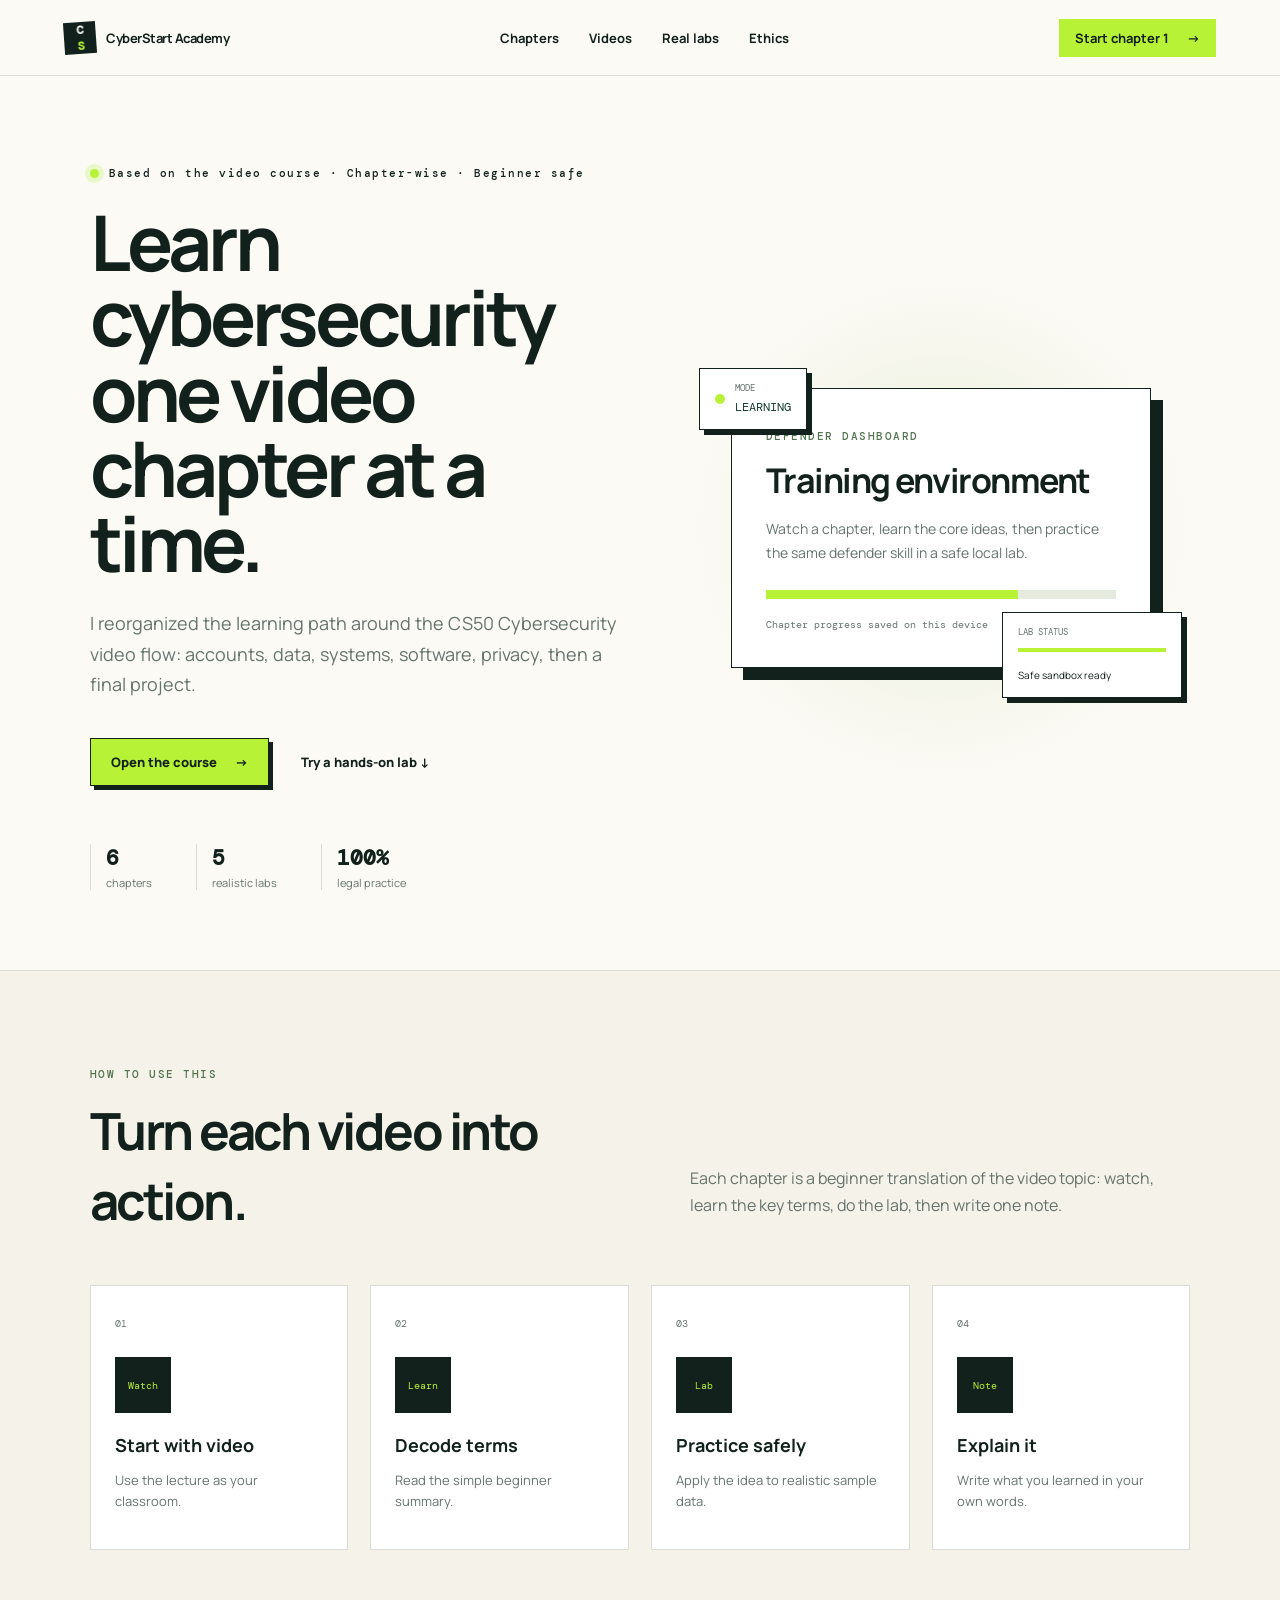
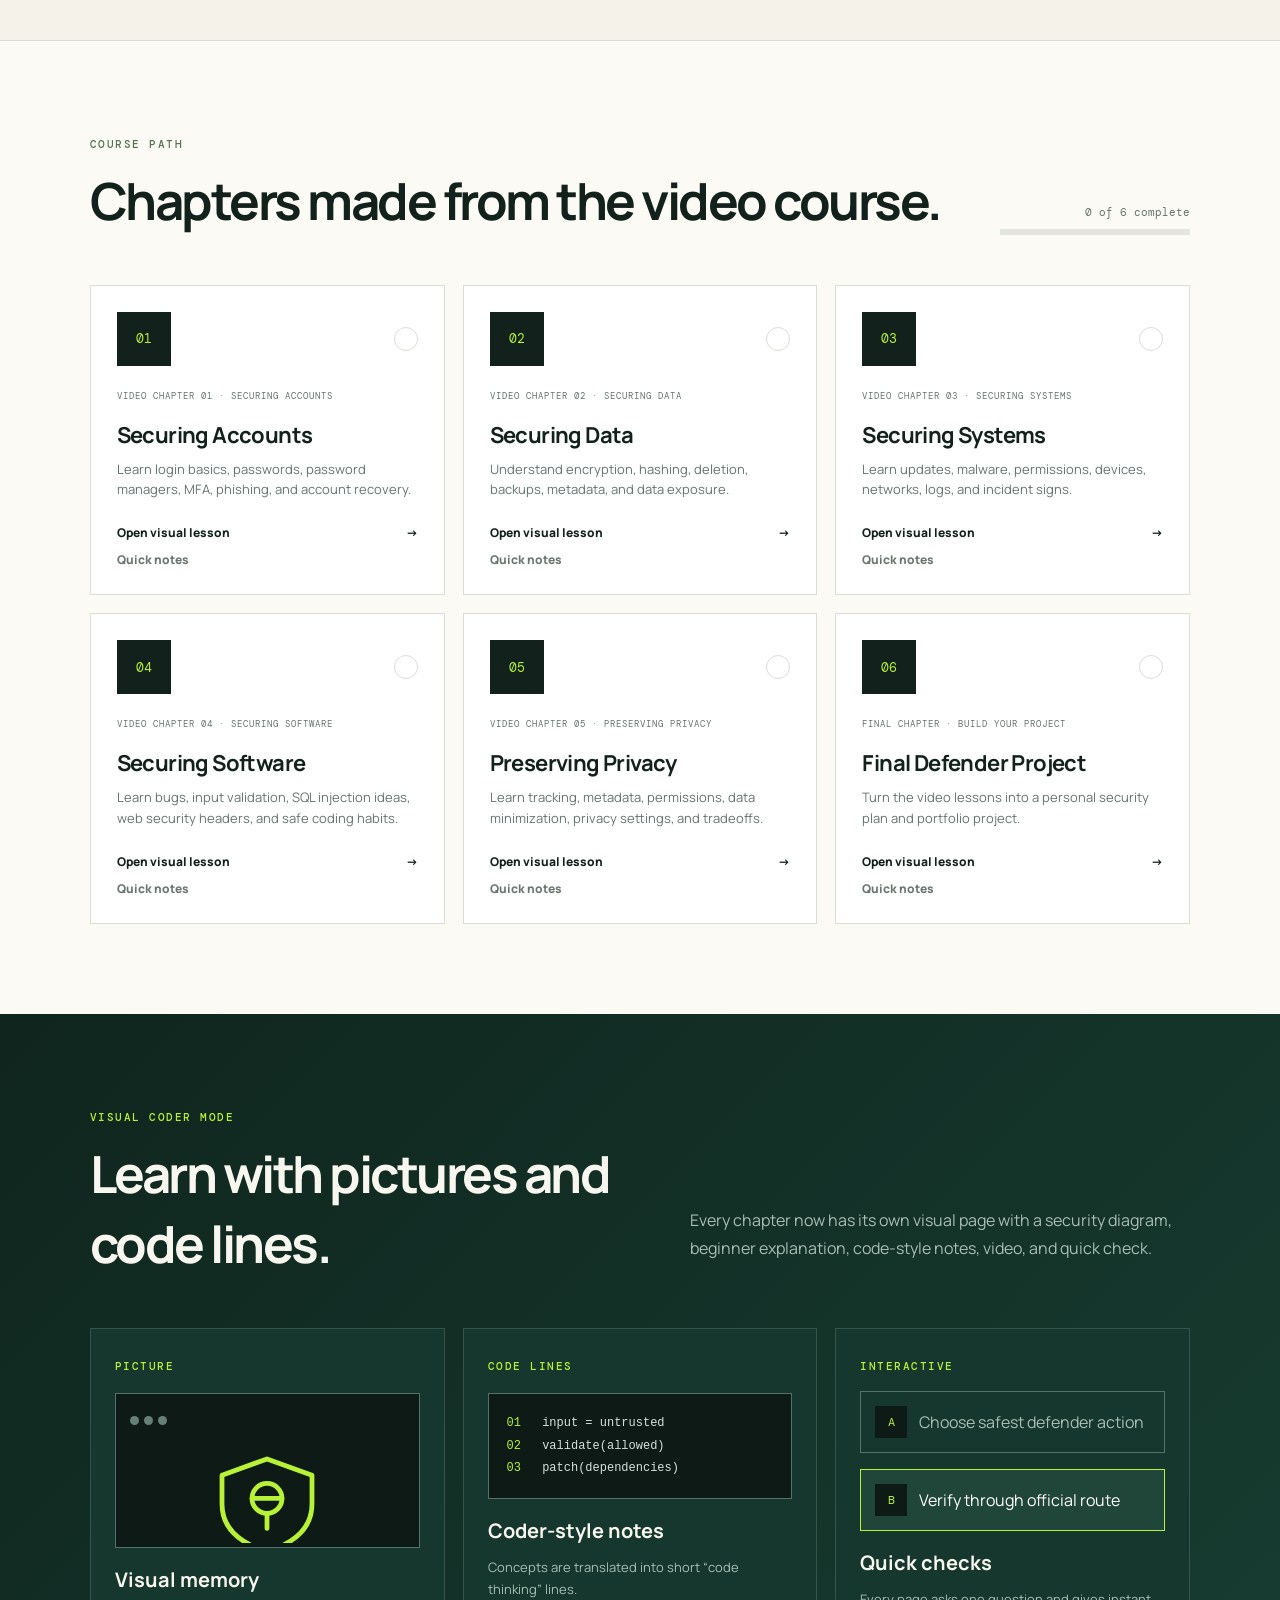
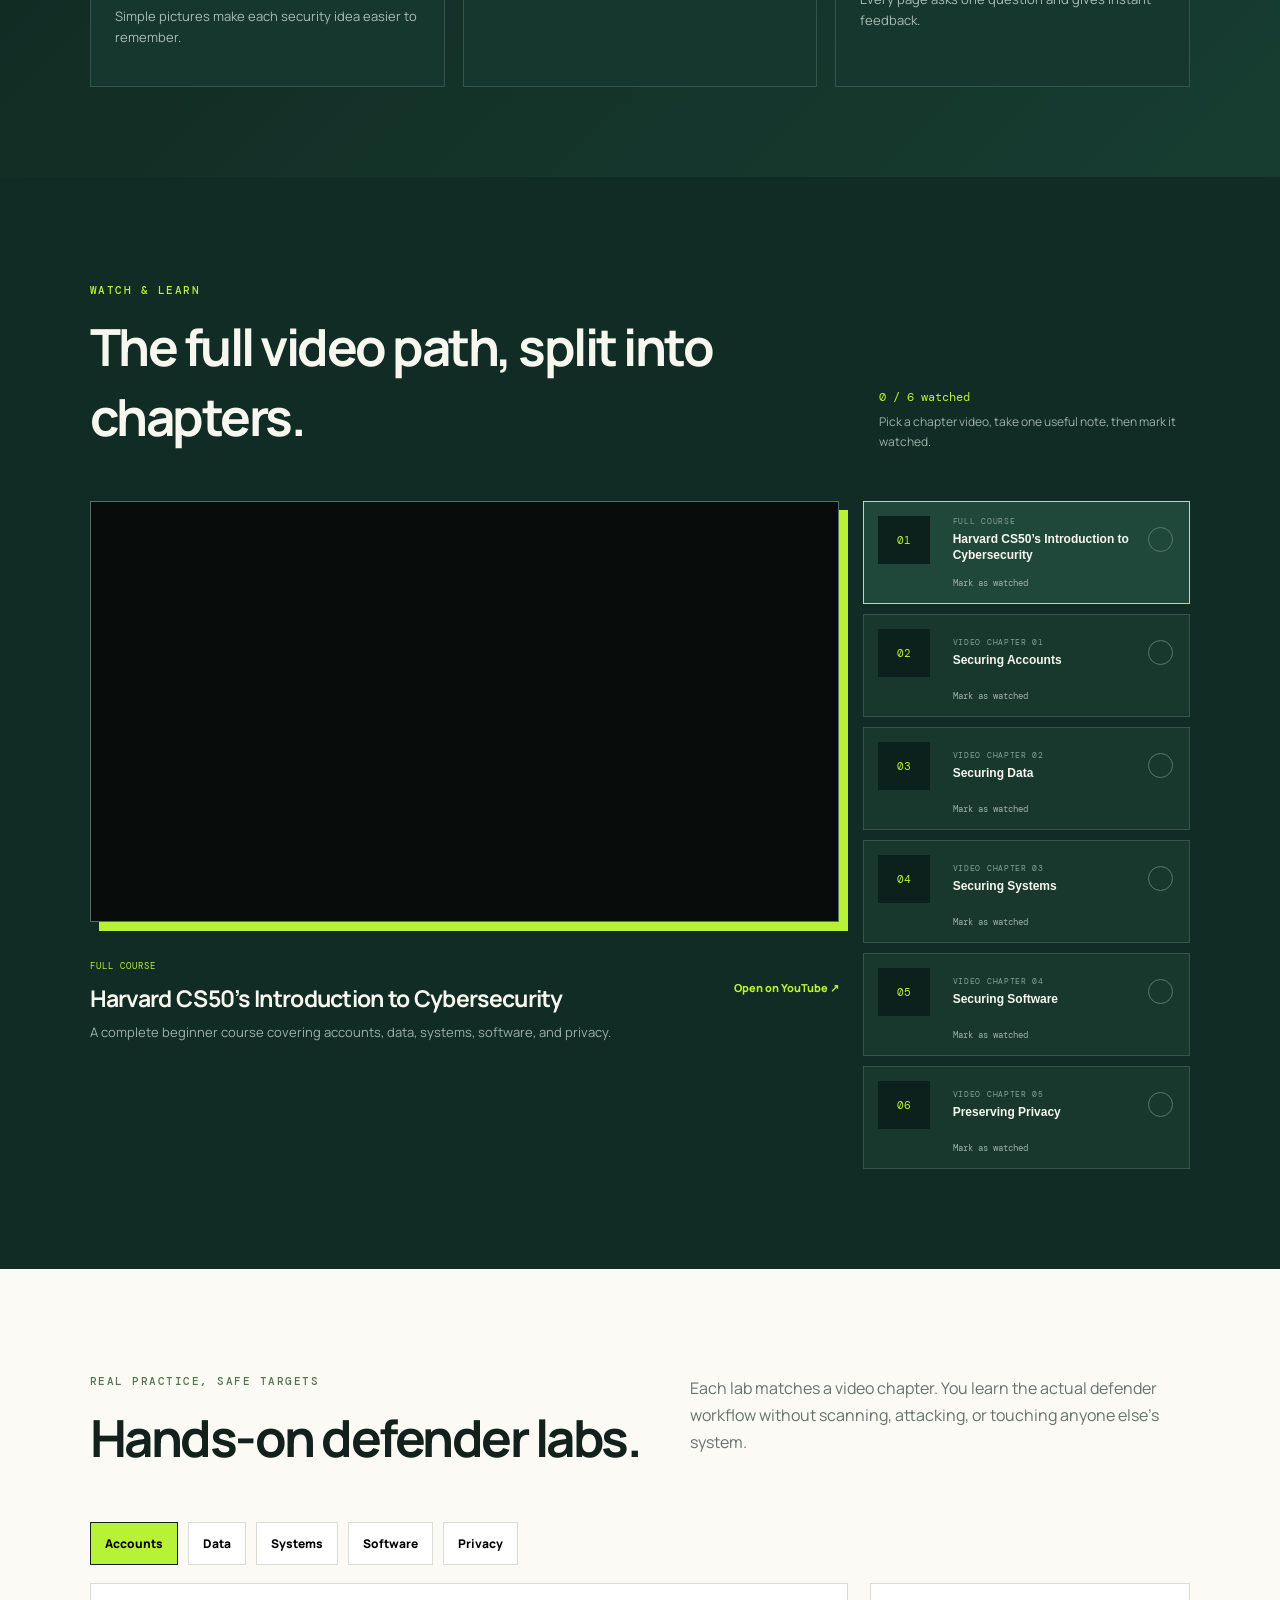
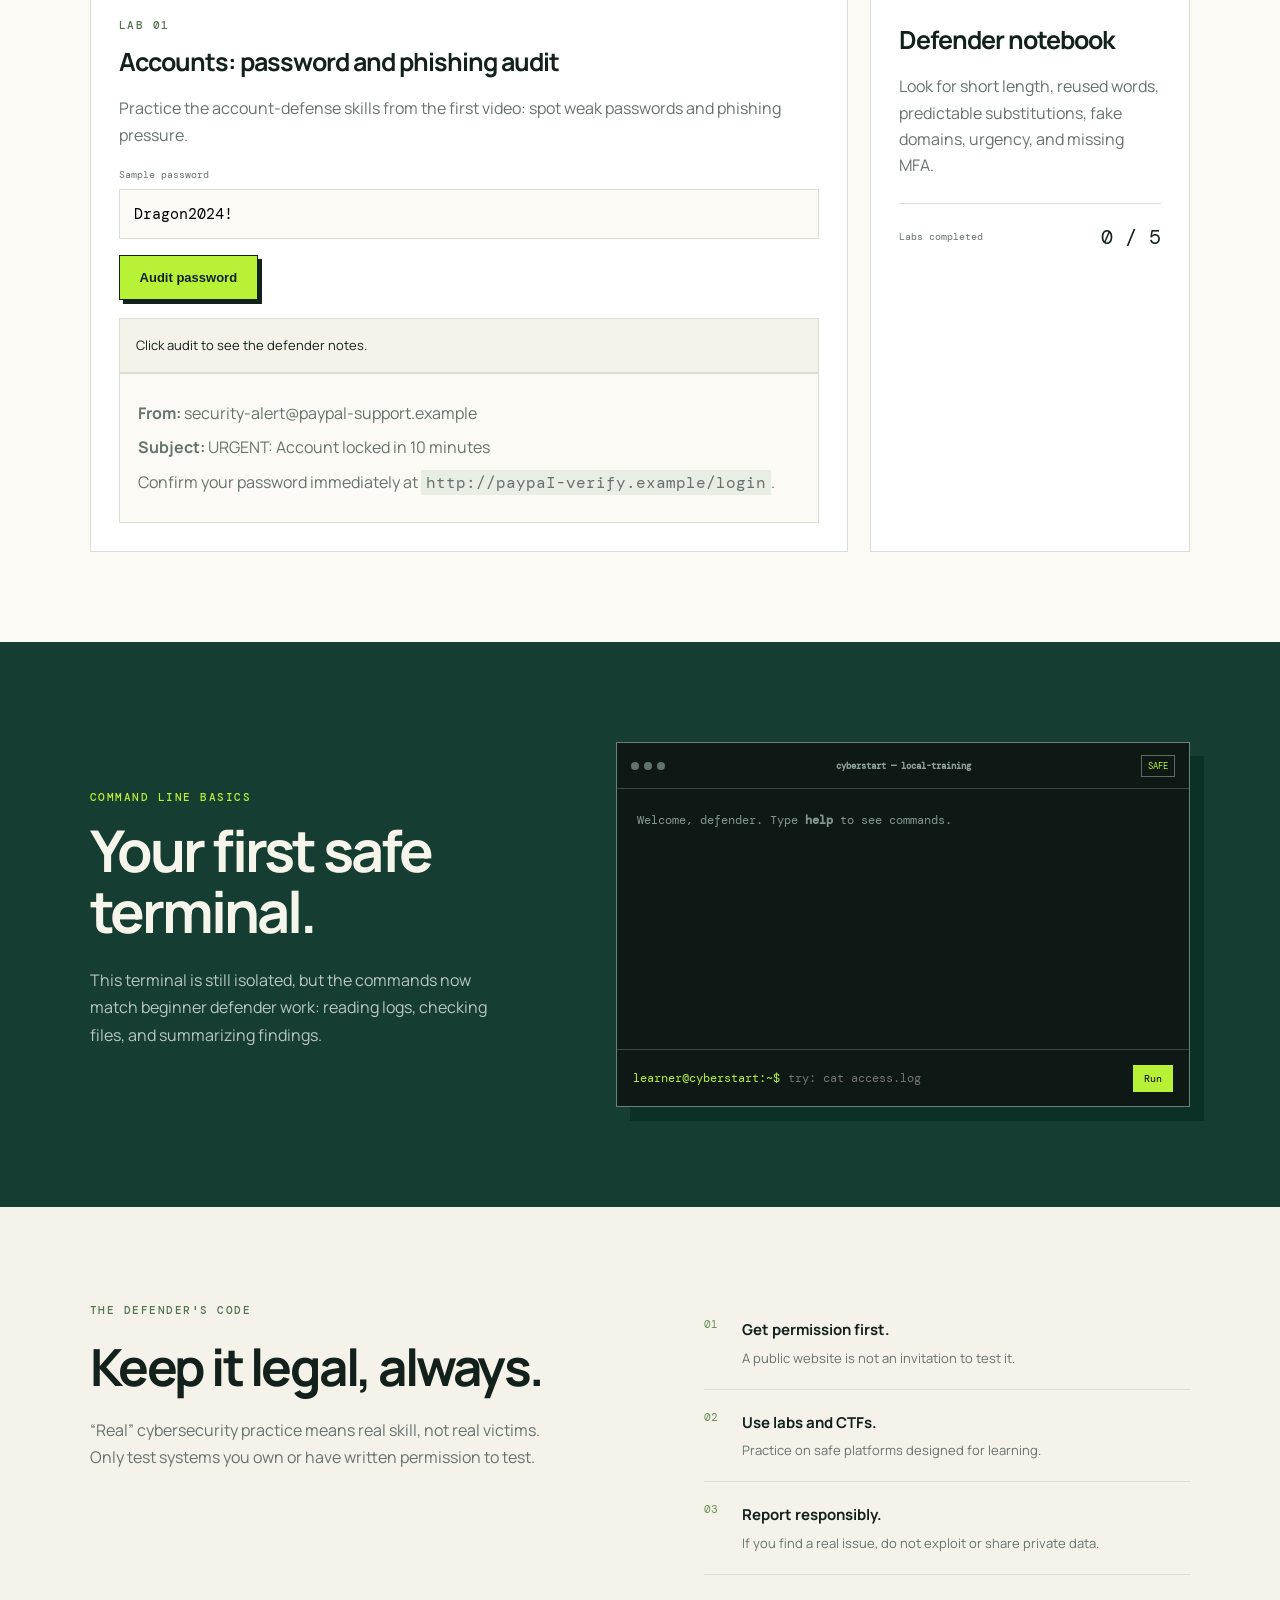
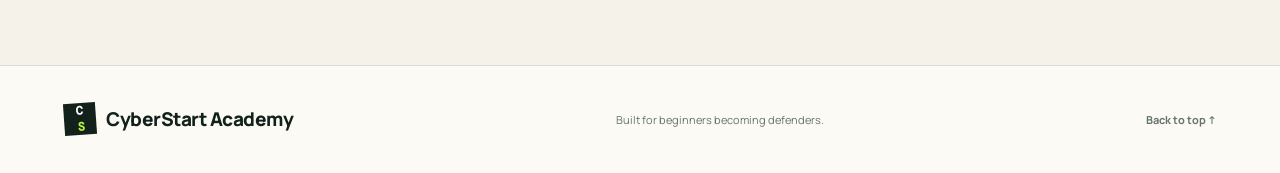
<file: index.html>
<!doctype html>
<html lang="en">
<head>
  <meta charset="UTF-8">
  <meta name="viewport" content="width=device-width, initial-scale=1.0">
  <meta name="description" content="A chapter-wise beginner cybersecurity course with safe hands-on labs.">
  <title>CyberStart Academy — Beginner Cybersecurity Course</title>
  <link rel="preconnect" href="https://fonts.googleapis.com">
  <link rel="preconnect" href="https://fonts.gstatic.com" crossorigin>
  <link href="https://fonts.googleapis.com/css2?family=DM+Mono:wght@400;500&family=Manrope:wght@400;600;700;800&display=swap" rel="stylesheet">
  <link rel="stylesheet" href="styles.css">
</head>
<body>
  <header class="topbar">
    <a class="brand" href="#top" aria-label="CyberStart Academy home"><span class="brand-mark">C<span>S</span></span>CyberStart Academy</a>
    <nav aria-label="Main navigation">
      <a href="#chapters">Chapters</a>
      <a href="#watch">Videos</a>
      <a href="#real-labs">Real labs</a>
      <a href="#rules">Ethics</a>
    </nav>
    <a class="button button-small" href="#chapters">Start chapter 1 <span>→</span></a>
  </header>

  <main id="top">
    <section class="hero">
      <div class="hero-copy">
        <div class="eyebrow"><i></i> Based on the video course · Chapter-wise · Beginner safe</div>
        <h1>Learn cybersecurity one video chapter at a time.</h1>
        <p>I reorganized the learning path around the CS50 Cybersecurity video flow: accounts, data, systems, software, privacy, then a final project.</p>
        <div class="hero-actions">
          <a class="button" href="#chapters">Open the course <span>→</span></a>
          <a class="text-link" href="#real-labs">Try a hands-on lab <span>↓</span></a>
        </div>
        <div class="trust-row">
          <div><strong>6</strong><span>chapters</span></div>
          <div><strong>5</strong><span>realistic labs</span></div>
          <div><strong>100%</strong><span>legal practice</span></div>
        </div>
      </div>
      <div class="hero-visual" aria-label="Decorative security dashboard">
        <div class="dashboard-card big-card">
          <span class="kicker">DEFENDER DASHBOARD</span>
          <h2>Training environment</h2>
          <p>Watch a chapter, learn the core ideas, then practice the same defender skill in a safe local lab.</p>
          <div class="meter"><i></i></div>
          <small>Chapter progress saved on this device</small>
        </div>
        <div class="float-card card-threat"><span class="status-dot"></span><div><small>MODE</small><strong>LEARNING</strong></div></div>
        <div class="float-card card-scan"><small>LAB STATUS</small><div class="scan-line"><i></i></div><span>Safe sandbox ready</span></div>
      </div>
    </section>

    <section class="roadmap" id="roadmap">
      <div class="section-heading">
        <div><span class="kicker">HOW TO USE THIS</span><h2>Turn each video into action.</h2></div>
        <p>Each chapter is a beginner translation of the video topic: watch, learn the key terms, do the lab, then write one note.</p>
      </div>
      <div class="roadmap-steps">
        <article><span class="step-num">01</span><div class="step-icon">Watch</div><h3>Start with video</h3><p>Use the lecture as your classroom.</p></article>
        <article><span class="step-num">02</span><div class="step-icon">Learn</div><h3>Decode terms</h3><p>Read the simple beginner summary.</p></article>
        <article><span class="step-num">03</span><div class="step-icon">Lab</div><h3>Practice safely</h3><p>Apply the idea to realistic sample data.</p></article>
        <article><span class="step-num">04</span><div class="step-icon">Note</div><h3>Explain it</h3><p>Write what you learned in your own words.</p></article>
      </div>
    </section>

    <section class="chapters" id="chapters">
      <div class="section-heading">
        <div><span class="kicker">COURSE PATH</span><h2>Chapters made from the video course.</h2></div>
        <div class="overall-progress"><span id="progressLabel">0 of 6 complete</span><div><i id="progressBar"></i></div></div>
      </div>
      <div class="chapter-grid" id="chapterGrid"></div>
    </section>

    <section class="coder-section">
      <div class="section-heading">
        <div><span class="kicker light">VISUAL CODER MODE</span><h2>Learn with pictures and code lines.</h2></div>
        <p>Every chapter now has its own visual page with a security diagram, beginner explanation, code-style notes, video, and quick check.</p>
      </div>
      <div class="coder-preview">
        <article>
          <span class="kicker light">PICTURE</span>
          <div class="preview-screen">
            <i></i><i></i><i></i>
            <svg viewBox="0 0 220 140" aria-hidden="true"><path d="M110 16l66 24v42c0 38-31 59-66 70-35-11-66-32-66-70V40z"/><circle cx="110" cy="74" r="22"/><path d="M110 96v22M88 74h44"/></svg>
          </div>
          <h3>Visual memory</h3>
          <p>Simple pictures make each security idea easier to remember.</p>
        </article>
        <article>
          <span class="kicker light">CODE LINES</span>
          <pre><code><em>01</em> input = untrusted</code><code><em>02</em> validate(allowed)</code><code><em>03</em> patch(dependencies)</code></pre>
          <h3>Coder-style notes</h3>
          <p>Concepts are translated into short “code thinking” lines.</p>
        </article>
        <article>
          <span class="kicker light">INTERACTIVE</span>
          <div class="mini-choice"><b>A</b><span>Choose safest defender action</span></div>
          <div class="mini-choice good"><b>B</b><span>Verify through official route</span></div>
          <h3>Quick checks</h3>
          <p>Every page asks one question and gives instant feedback.</p>
        </article>
      </div>
    </section>

    <section class="watch-section" id="watch">
      <div class="section-heading watch-heading">
        <div><span class="kicker light">WATCH & LEARN</span><h2>The full video path, split into chapters.</h2></div>
        <div class="watch-progress"><strong id="watchCount">0 / 6 watched</strong><span>Pick a chapter video, take one useful note, then mark it watched.</span></div>
      </div>
      <div class="video-layout">
        <div class="video-stage">
          <div class="video-frame"><iframe id="videoPlayer" src="https://www.youtube-nocookie.com/embed/9HOpanT0GRs?rel=0" title="Cybersecurity learning video" loading="lazy" allow="accelerometer; autoplay; clipboard-write; encrypted-media; gyroscope; picture-in-picture; web-share" referrerpolicy="strict-origin-when-cross-origin" allowfullscreen></iframe></div>
          <div class="now-playing"><div><span id="videoTopic">FULL COURSE</span><h3 id="videoTitle">Harvard CS50’s Introduction to Cybersecurity</h3><p id="videoDescription">A complete beginner course covering accounts, data, systems, software, and privacy.</p></div><a id="youtubeLink" href="https://www.youtube.com/watch?v=9HOpanT0GRs" target="_blank" rel="noopener">Open on YouTube ↗</a></div>
        </div>
        <div class="video-playlist" id="videoPlaylist" aria-label="Video playlist"></div>
      </div>
    </section>

    <section class="real-labs" id="real-labs">
      <div class="section-heading">
        <div><span class="kicker">REAL PRACTICE, SAFE TARGETS</span><h2>Hands-on defender labs.</h2></div>
        <p>Each lab matches a video chapter. You learn the actual defender workflow without scanning, attacking, or touching anyone else’s system.</p>
      </div>
      <div class="lab-tabs" role="tablist" aria-label="Cybersecurity labs">
        <button class="active" data-lab="accounts">Accounts</button>
        <button data-lab="data">Data</button>
        <button data-lab="systems">Systems</button>
        <button data-lab="software">Software</button>
        <button data-lab="privacy">Privacy</button>
      </div>
      <div class="lab-workbench">
        <div class="lab-panel">
          <span class="kicker" id="labKicker">LAB 01</span>
          <h3 id="labTitle">Password audit</h3>
          <p id="labIntro">Check a sample password the way a defender would: length, uniqueness, common words, and MFA.</p>
          <div id="labContent"></div>
        </div>
        <aside class="lab-notebook">
          <h3>Defender notebook</h3>
          <p id="labHint">Look for short length, reused words, predictable substitutions, and missing MFA.</p>
          <div class="lab-score"><span>Labs completed</span><strong id="labScore">0 / 4</strong></div>
        </aside>
      </div>
    </section>

    <section class="terminal-section">
      <div class="lab-copy">
        <span class="kicker light">COMMAND LINE BASICS</span>
        <h2>Your first safe terminal.</h2>
        <p>This terminal is still isolated, but the commands now match beginner defender work: reading logs, checking files, and summarizing findings.</p>
      </div>
      <div class="terminal-wrap">
        <div class="terminal">
          <div class="terminal-head"><span><i></i><i></i><i></i></span><b>cyberstart — local-training</b><em>SAFE</em></div>
          <div class="terminal-body" id="terminalOutput" aria-live="polite"><p class="muted">Welcome, defender. Type <strong>help</strong> to see commands.</p></div>
          <form id="terminalForm"><label for="terminalInput">learner@cyberstart:~$</label><input id="terminalInput" autocomplete="off" spellcheck="false" placeholder="try: cat access.log"><button type="submit">Run</button></form>
        </div>
      </div>
    </section>

    <section class="rules" id="rules">
      <div><span class="kicker">THE DEFENDER'S CODE</span><h2>Keep it legal, always.</h2><p>“Real” cybersecurity practice means real skill, not real victims. Only test systems you own or have written permission to test.</p></div>
      <div class="rule-list">
        <p><b>01</b><span><strong>Get permission first.</strong> A public website is not an invitation to test it.</span></p>
        <p><b>02</b><span><strong>Use labs and CTFs.</strong> Practice on safe platforms designed for learning.</span></p>
        <p><b>03</b><span><strong>Report responsibly.</strong> If you find a real issue, do not exploit or share private data.</span></p>
      </div>
    </section>
  </main>

  <footer><a class="brand" href="#top"><span class="brand-mark">C<span>S</span></span>CyberStart Academy</a><p>Built for beginners becoming defenders.</p><a href="#top">Back to top ↑</a></footer>

  <dialog id="chapterDialog"><button class="dialog-close" aria-label="Close chapter">×</button><div id="chapterContent"></div></dialog>
  <script src="app.js?v=visual-pages-1"></script>
</body>
</html>
</file>
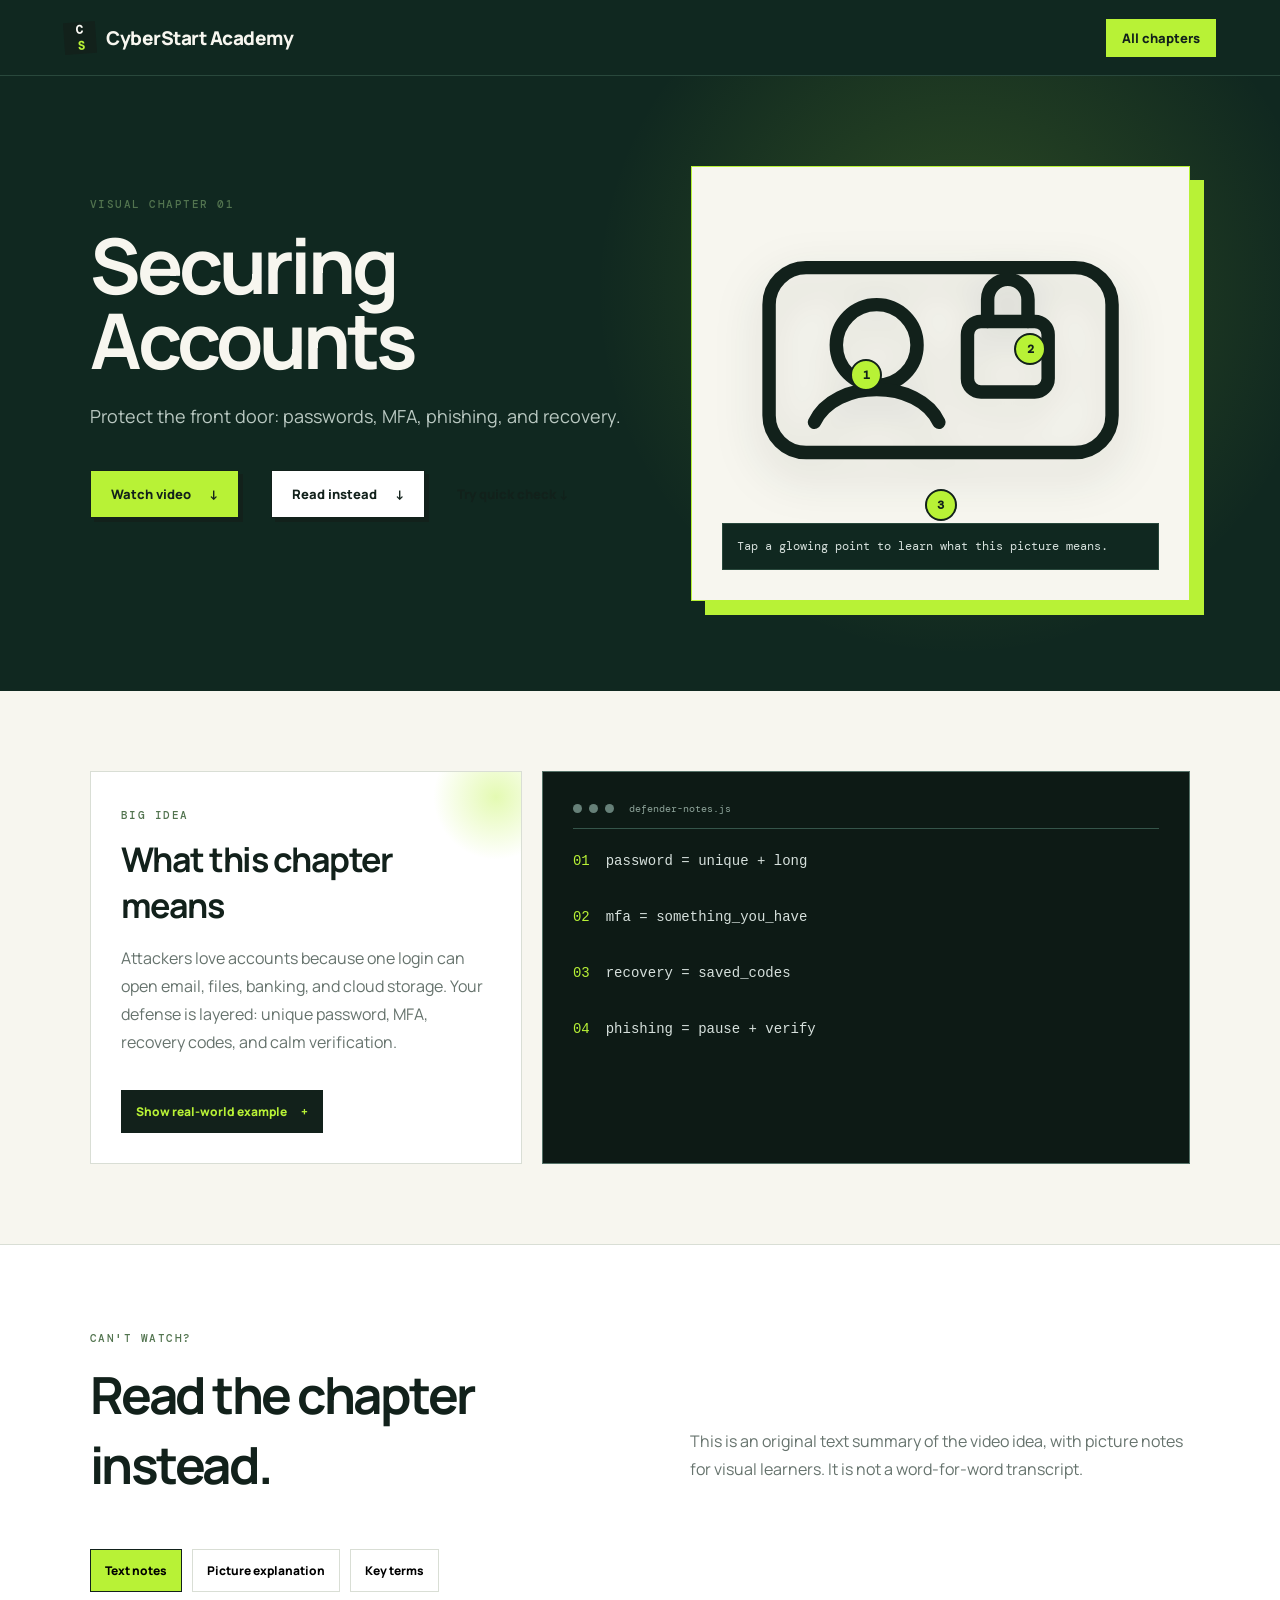
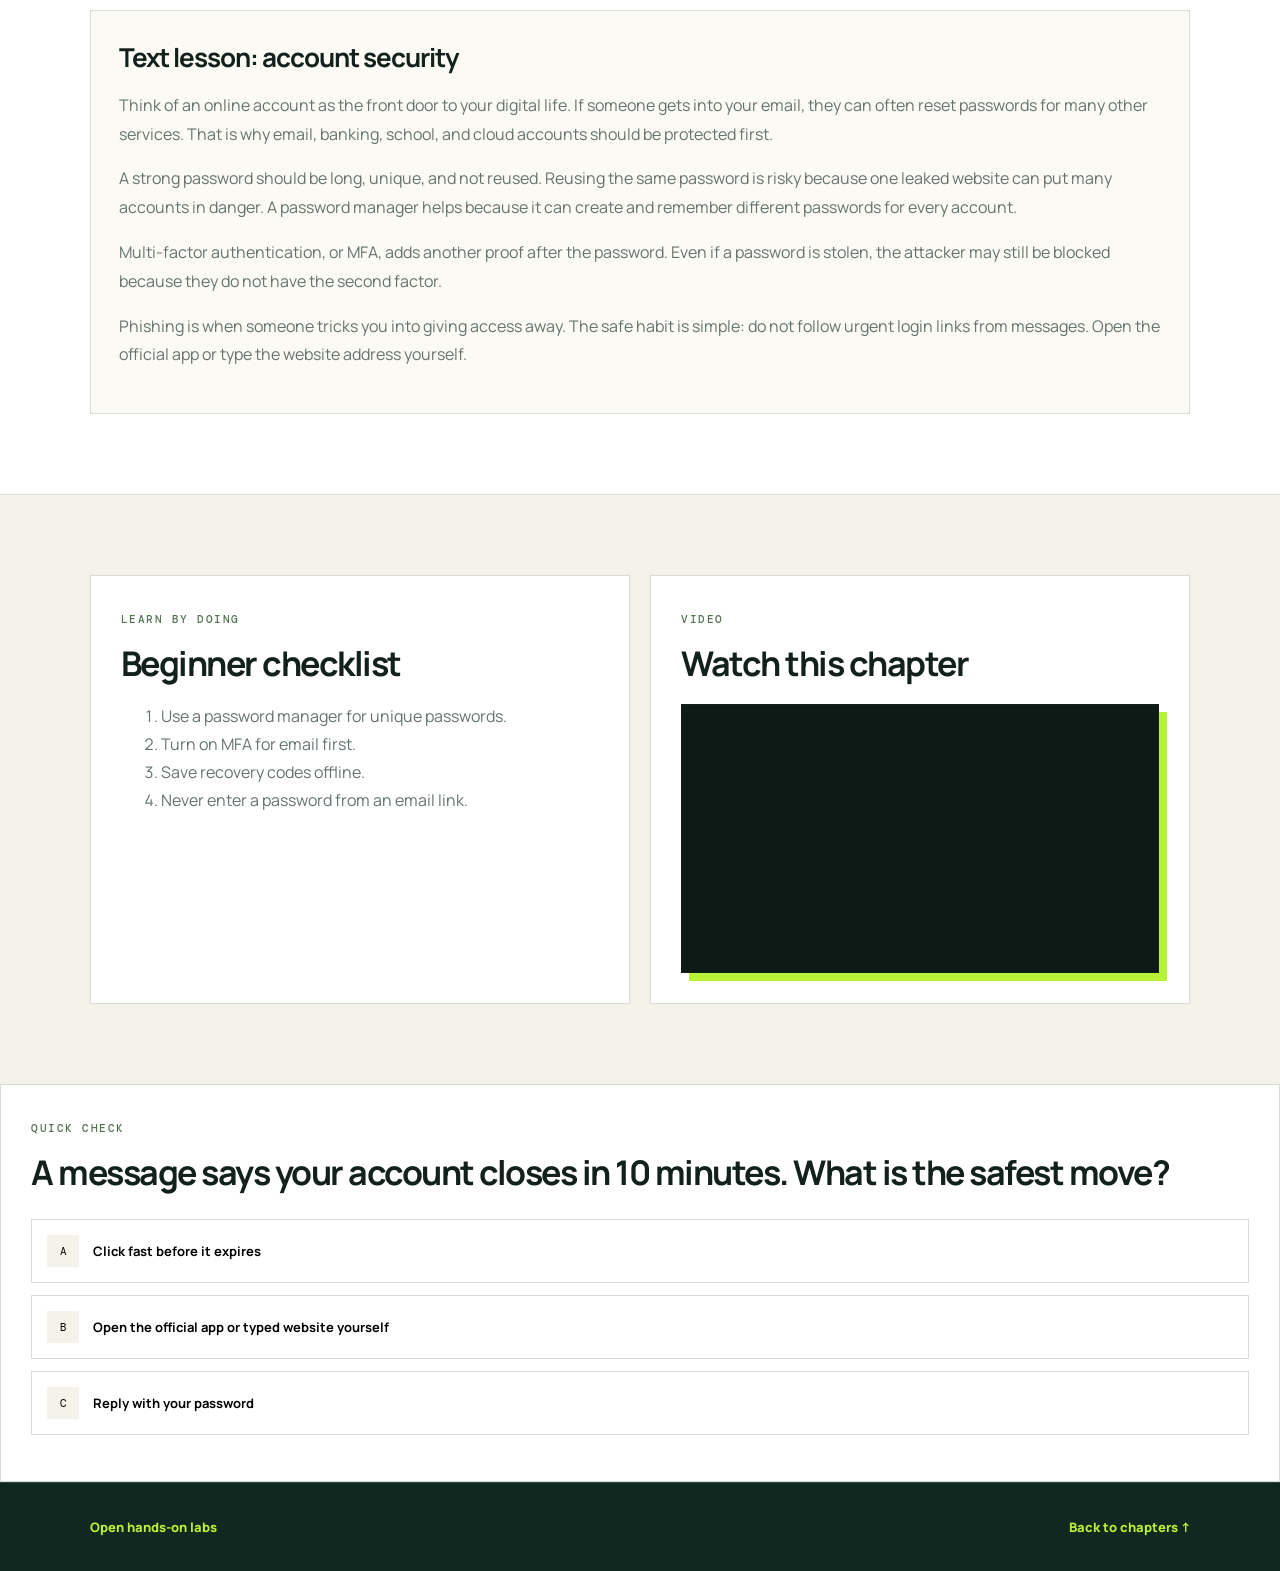
<file: pages/accounts.html>
<!doctype html><html lang="en"><head><meta charset="UTF-8"><meta name="viewport" content="width=device-width, initial-scale=1.0"><title>Securing Accounts — CyberStart Academy</title><link rel="preconnect" href="https://fonts.googleapis.com"><link rel="preconnect" href="https://fonts.gstatic.com" crossorigin><link href="https://fonts.googleapis.com/css2?family=DM+Mono:wght@400;500&family=Manrope:wght@400;600;700;800&display=swap" rel="stylesheet"><link rel="stylesheet" href="../styles.css"></head><body class="lesson-page" data-chapter="accounts"><main id="lessonApp"></main><script src="../chapter-page.js?v=1"></script></body></html>
</file>
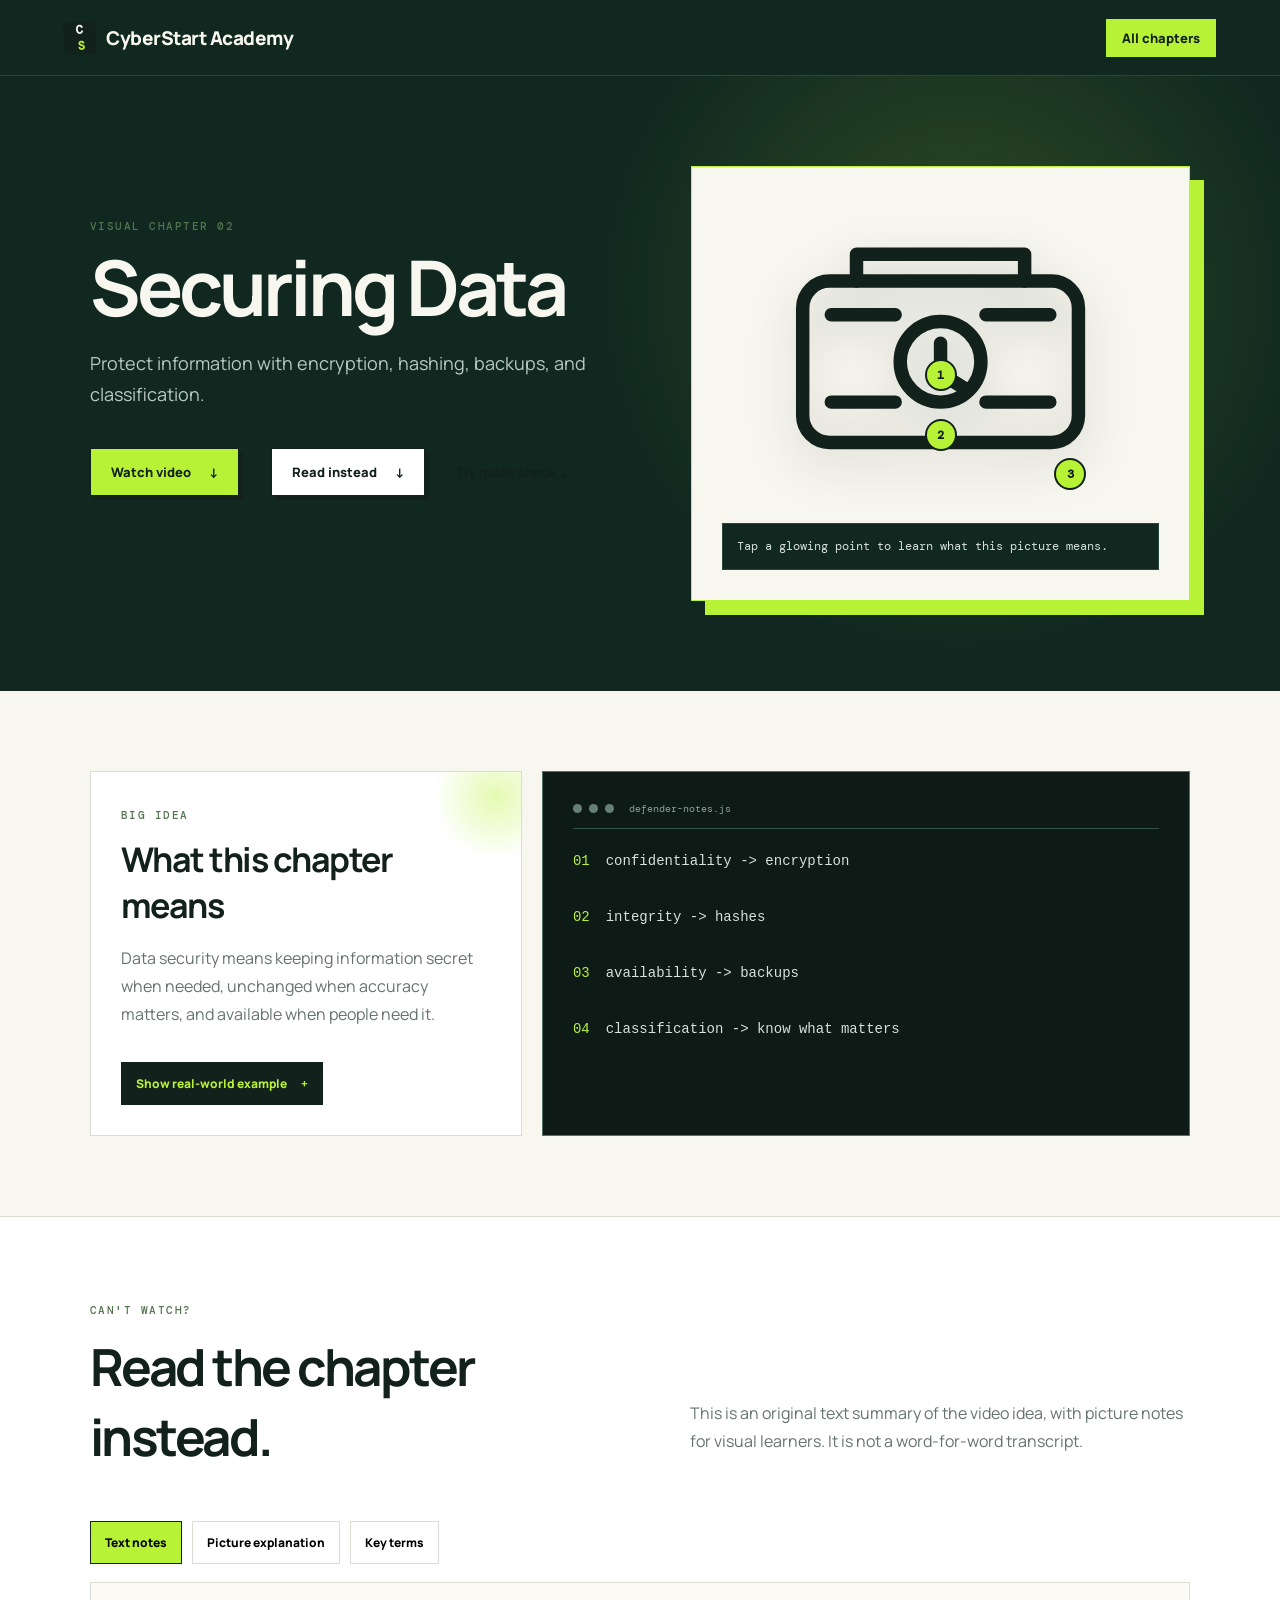
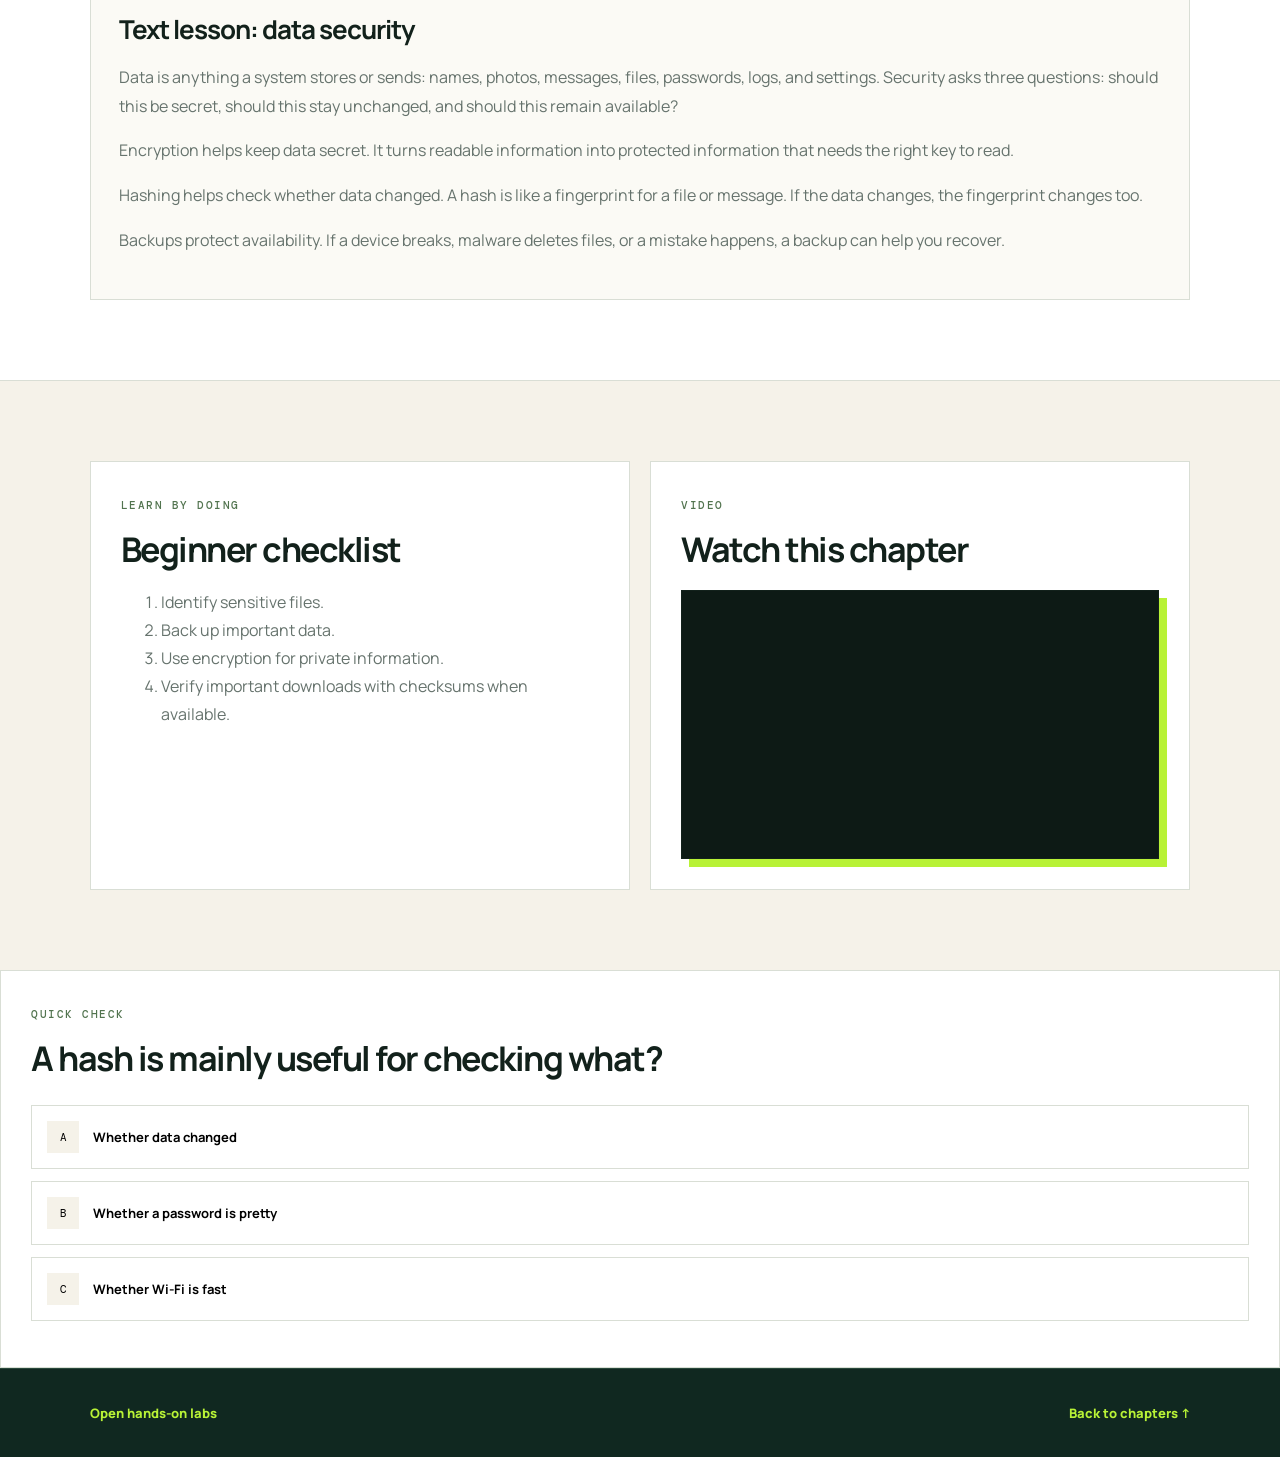
<file: pages/data.html>
<!doctype html><html lang="en"><head><meta charset="UTF-8"><meta name="viewport" content="width=device-width, initial-scale=1.0"><title>Securing Data — CyberStart Academy</title><link rel="preconnect" href="https://fonts.googleapis.com"><link rel="preconnect" href="https://fonts.gstatic.com" crossorigin><link href="https://fonts.googleapis.com/css2?family=DM+Mono:wght@400;500&family=Manrope:wght@400;600;700;800&display=swap" rel="stylesheet"><link rel="stylesheet" href="../styles.css"></head><body class="lesson-page" data-chapter="data"><main id="lessonApp"></main><script src="../chapter-page.js?v=1"></script></body></html>
</file>
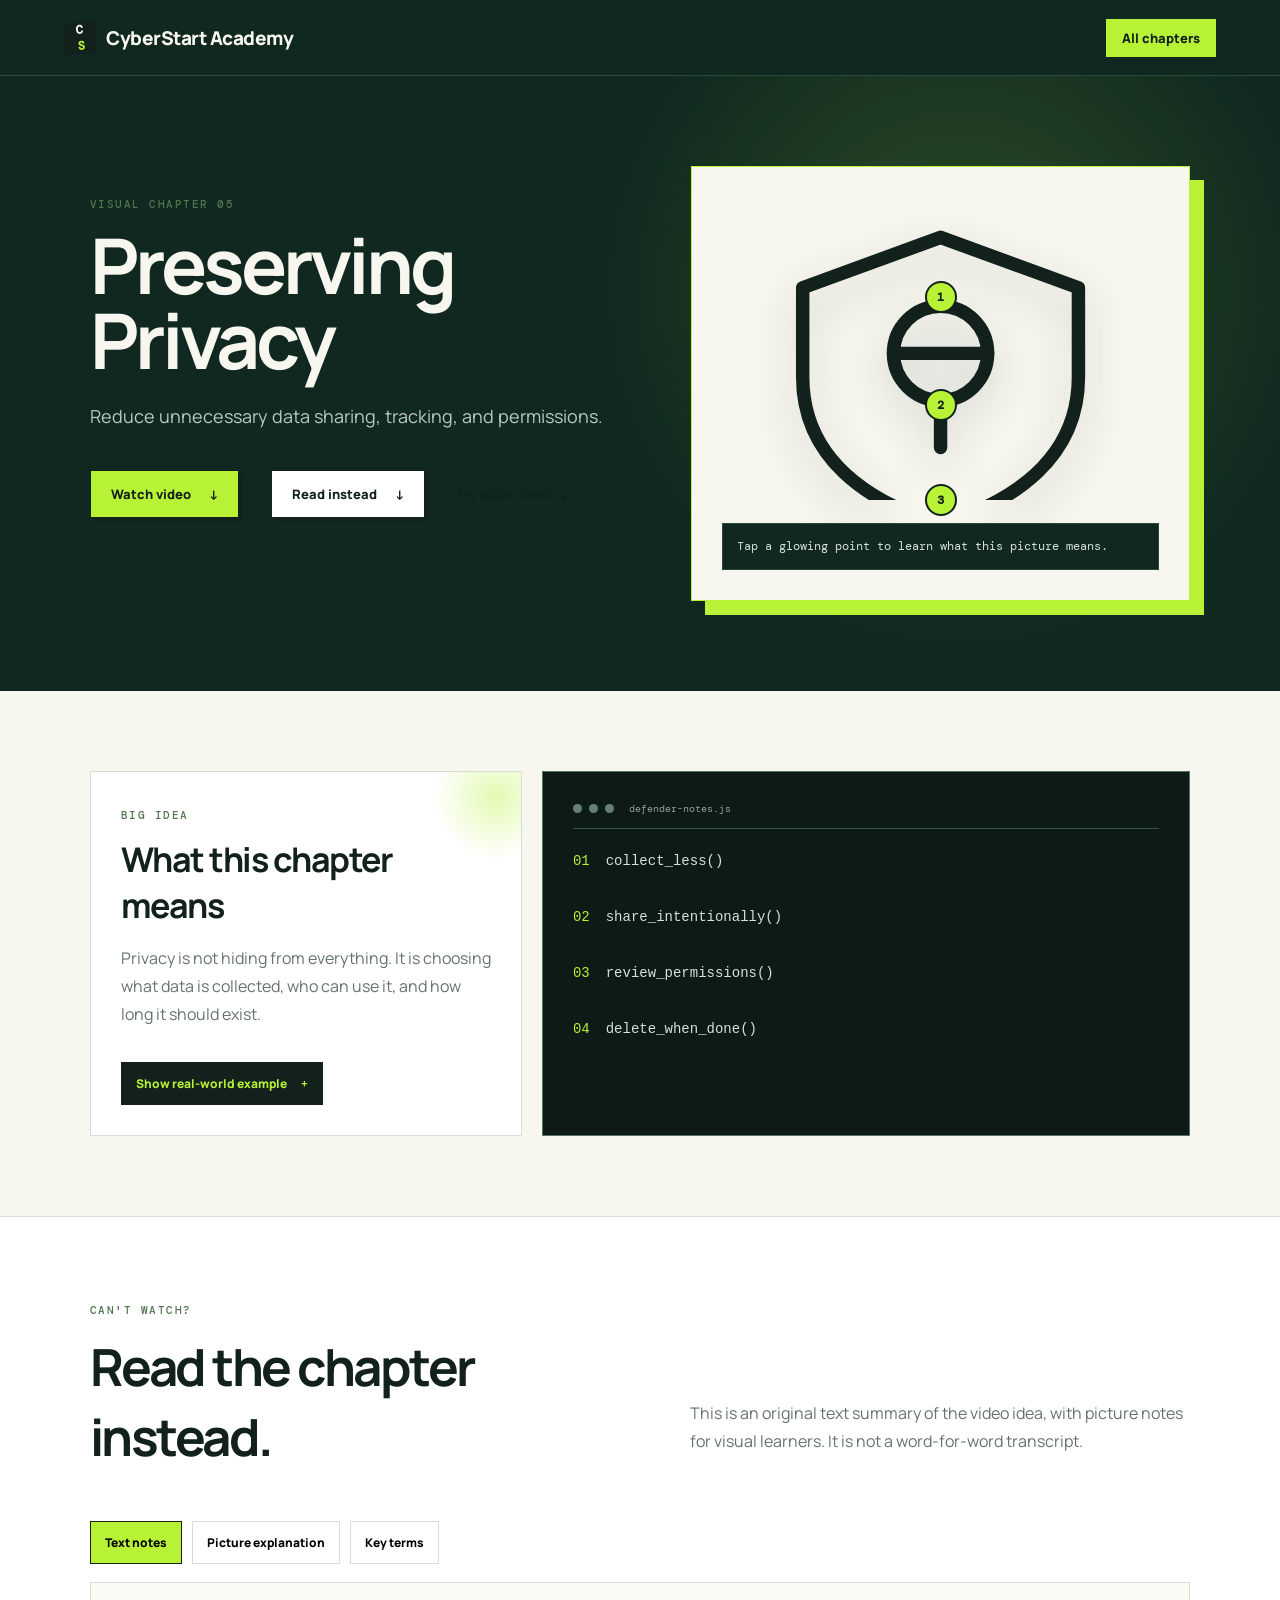
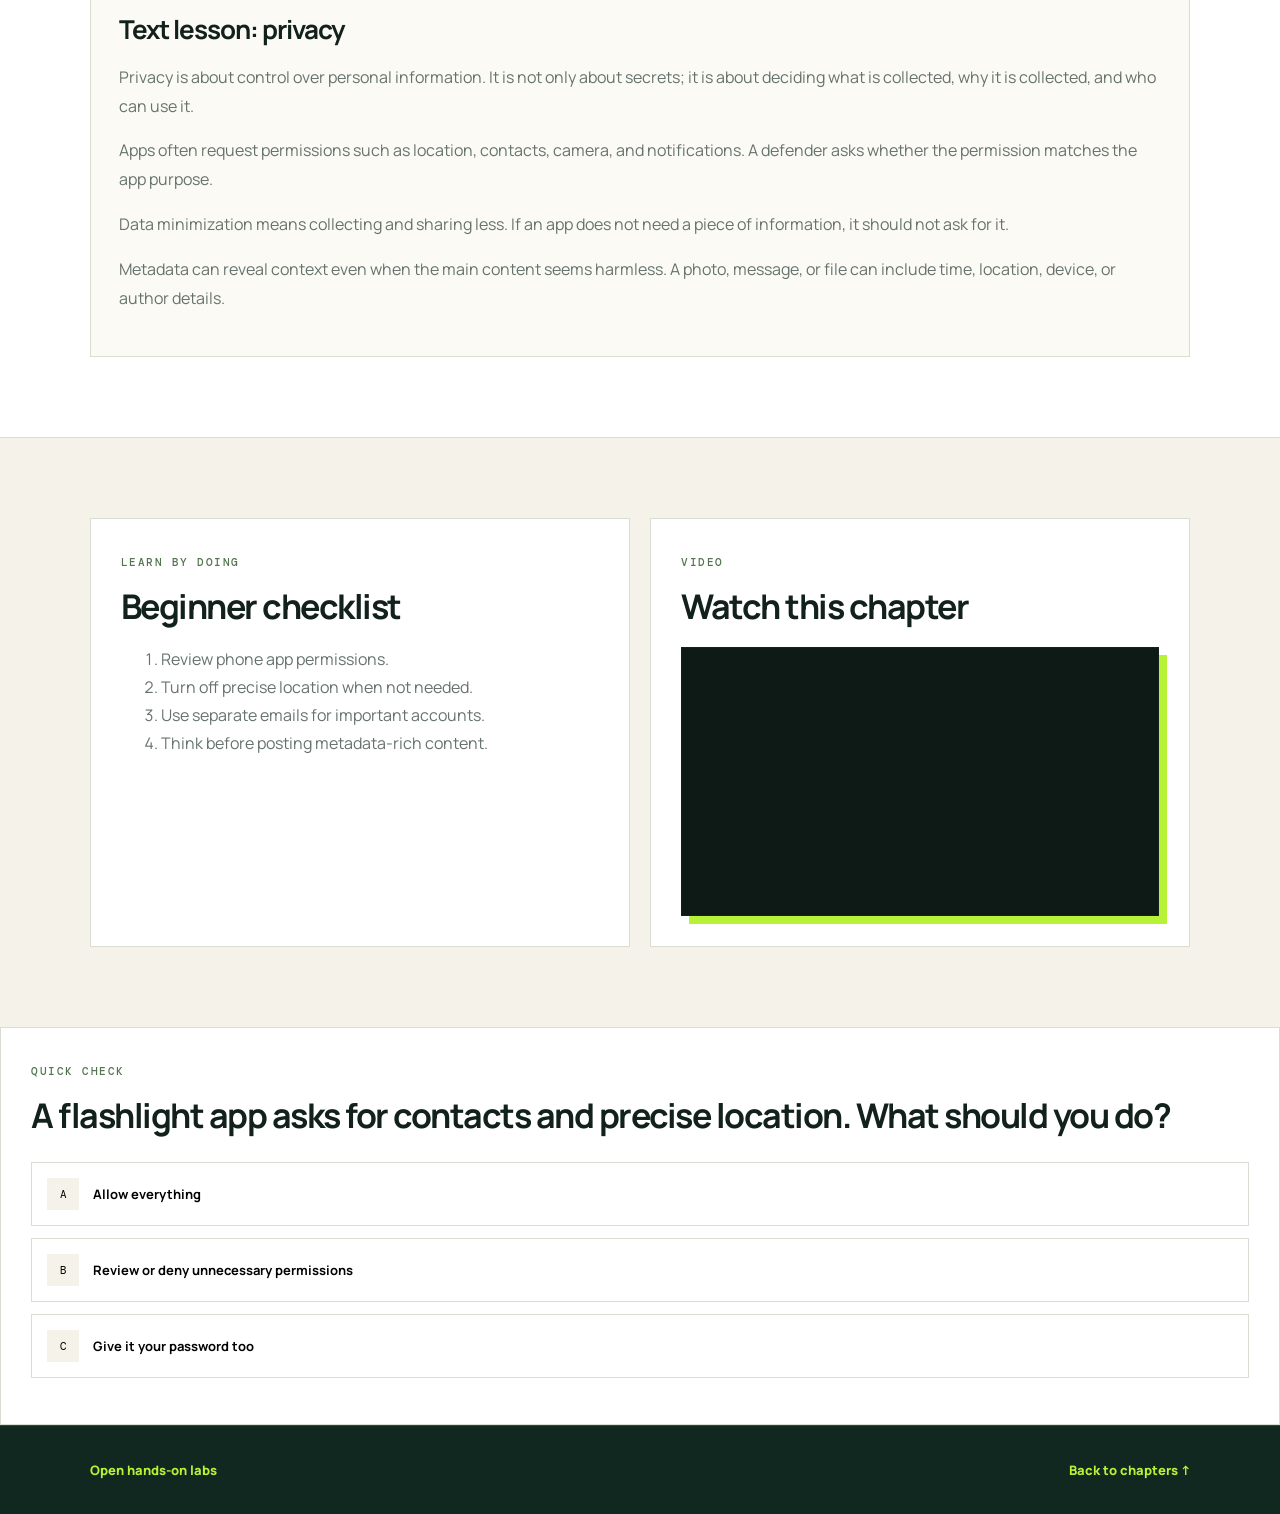
<file: pages/privacy.html>
<!doctype html><html lang="en"><head><meta charset="UTF-8"><meta name="viewport" content="width=device-width, initial-scale=1.0"><title>Preserving Privacy — CyberStart Academy</title><link rel="preconnect" href="https://fonts.googleapis.com"><link rel="preconnect" href="https://fonts.gstatic.com" crossorigin><link href="https://fonts.googleapis.com/css2?family=DM+Mono:wght@400;500&family=Manrope:wght@400;600;700;800&display=swap" rel="stylesheet"><link rel="stylesheet" href="../styles.css"></head><body class="lesson-page" data-chapter="privacy"><main id="lessonApp"></main><script src="../chapter-page.js?v=1"></script></body></html>
</file>
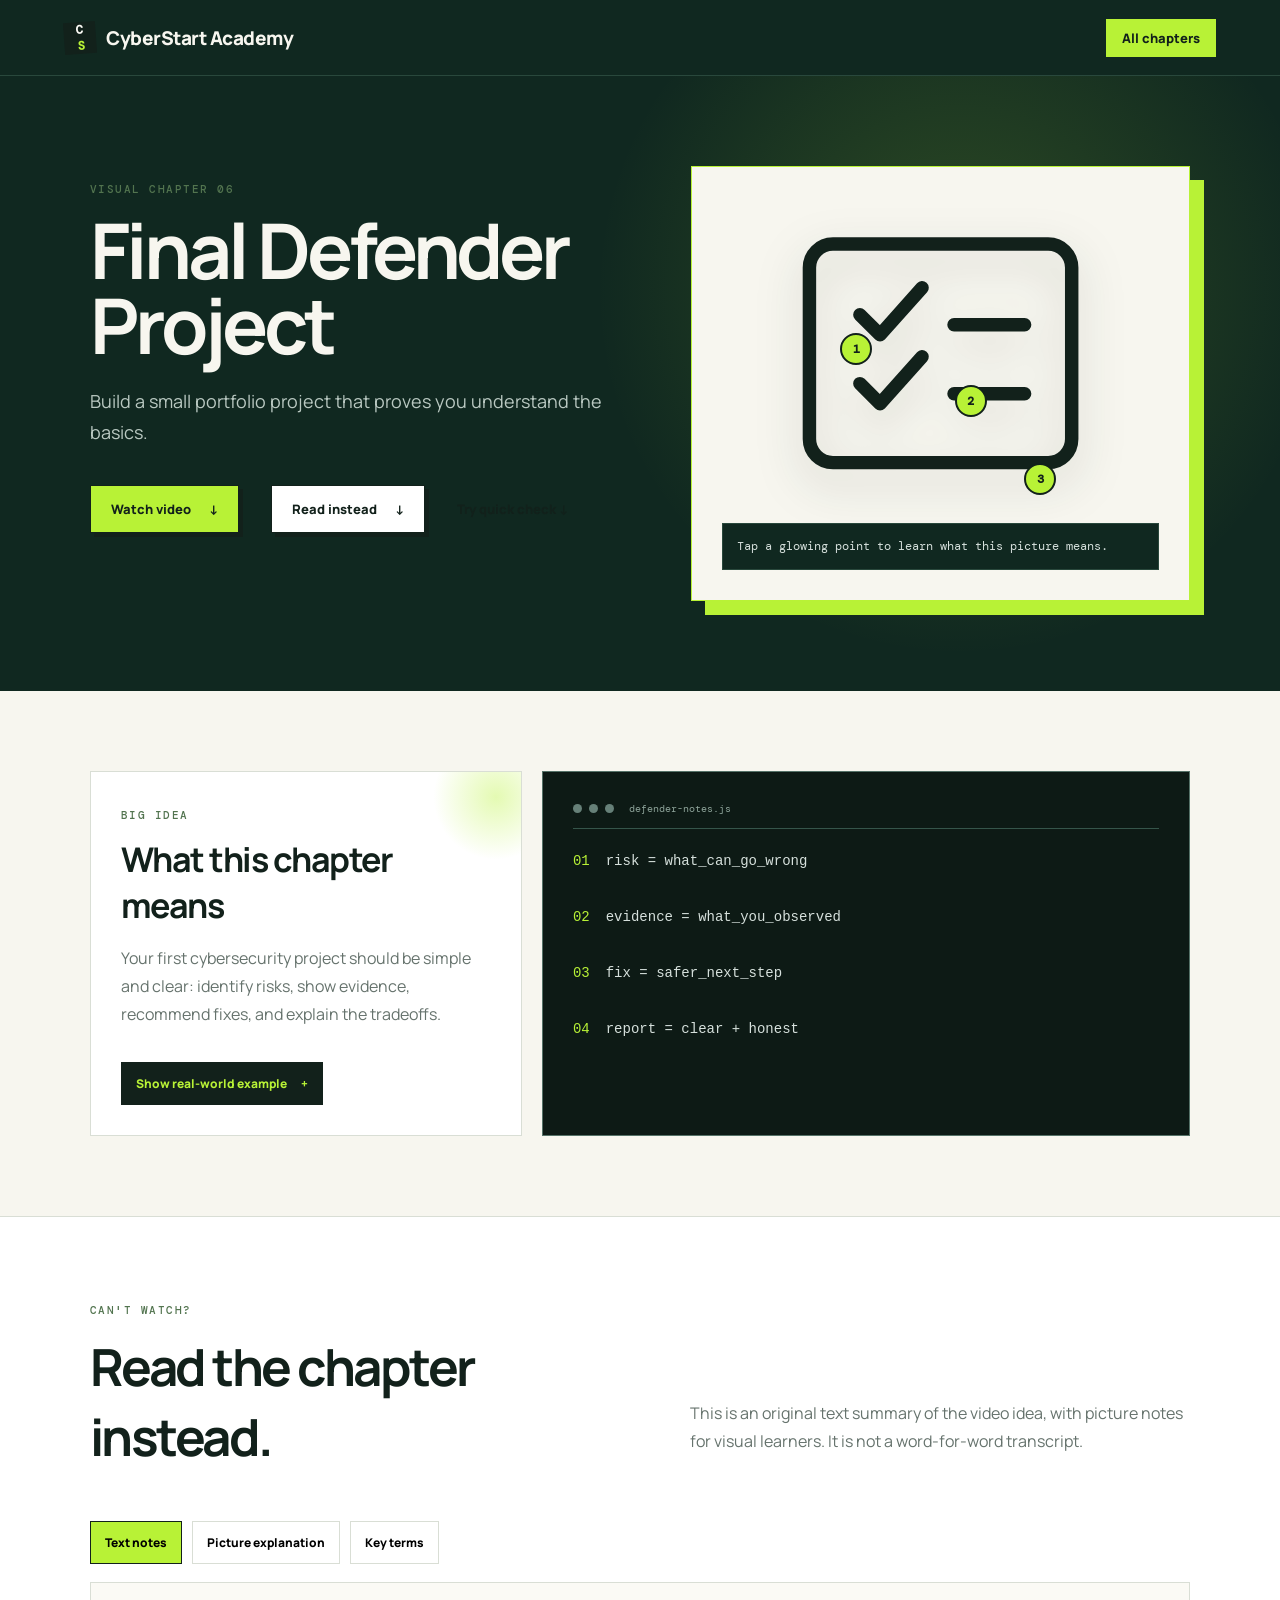
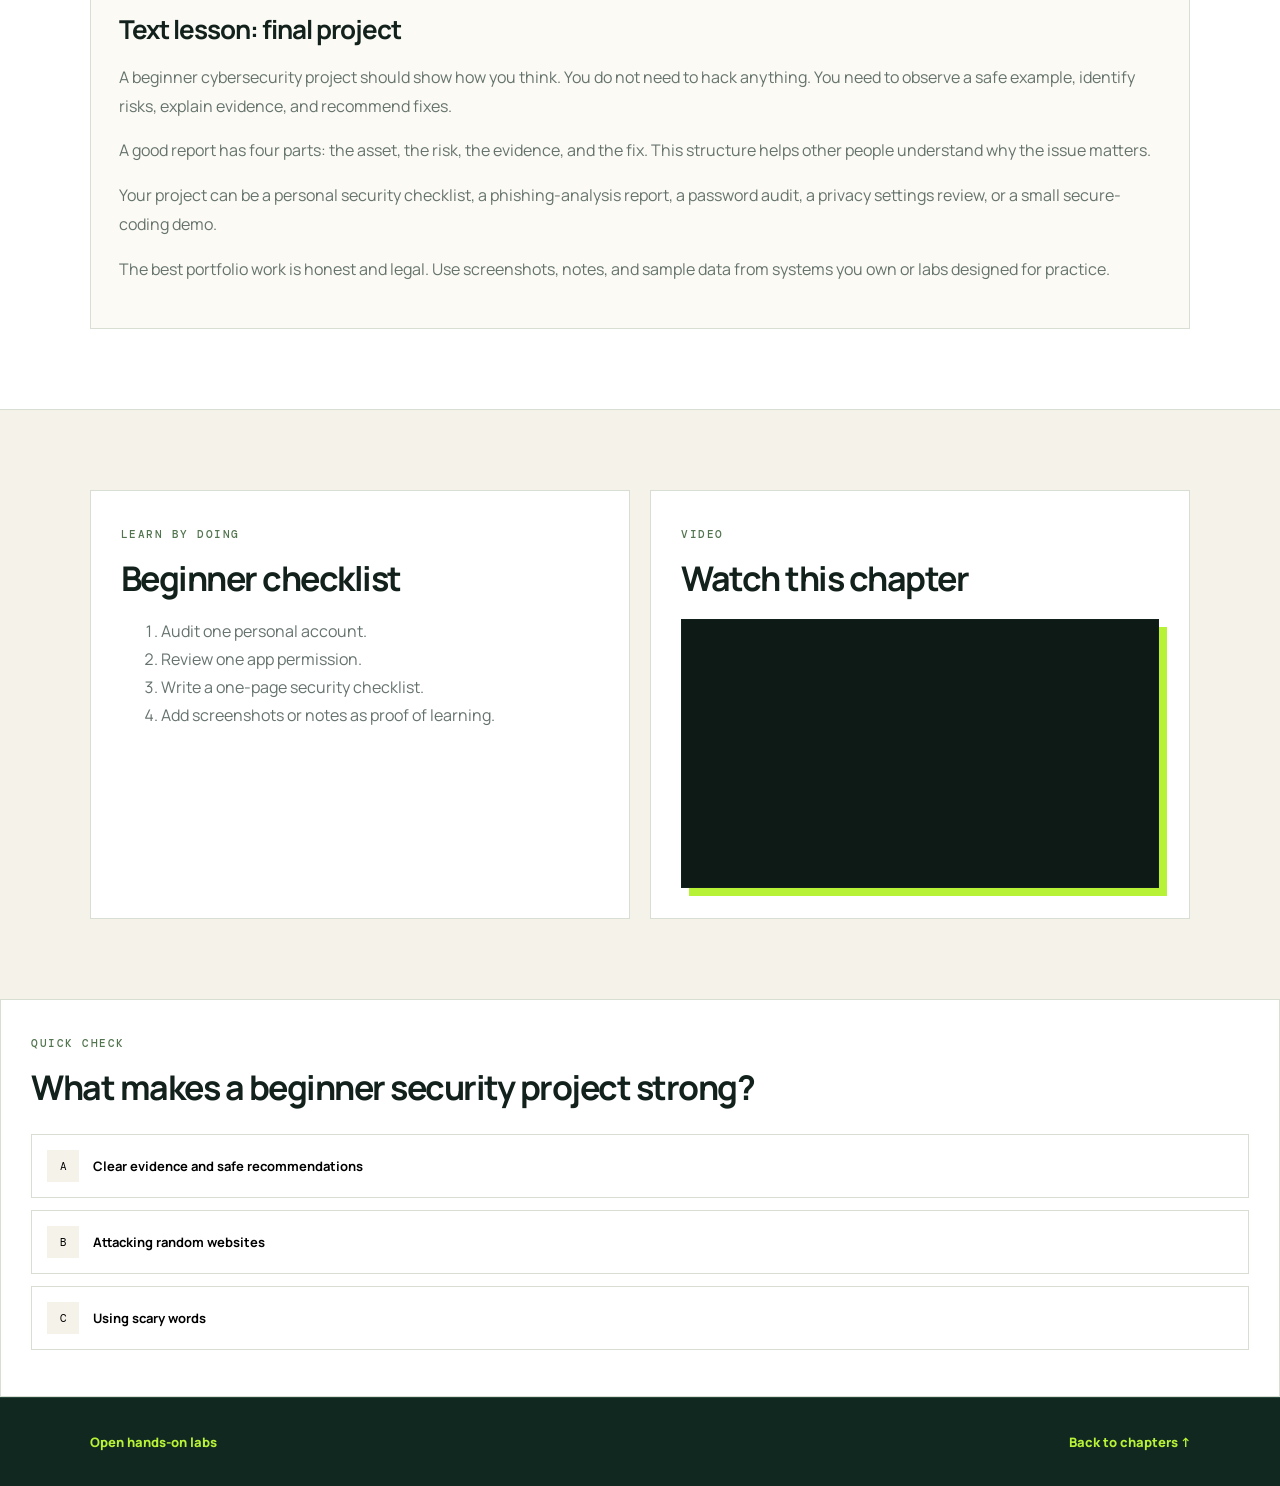
<file: pages/project.html>
<!doctype html><html lang="en"><head><meta charset="UTF-8"><meta name="viewport" content="width=device-width, initial-scale=1.0"><title>Final Defender Project — CyberStart Academy</title><link rel="preconnect" href="https://fonts.googleapis.com"><link rel="preconnect" href="https://fonts.gstatic.com" crossorigin><link href="https://fonts.googleapis.com/css2?family=DM+Mono:wght@400;500&family=Manrope:wght@400;600;700;800&display=swap" rel="stylesheet"><link rel="stylesheet" href="../styles.css"></head><body class="lesson-page" data-chapter="project"><main id="lessonApp"></main><script src="../chapter-page.js?v=1"></script></body></html>
</file>
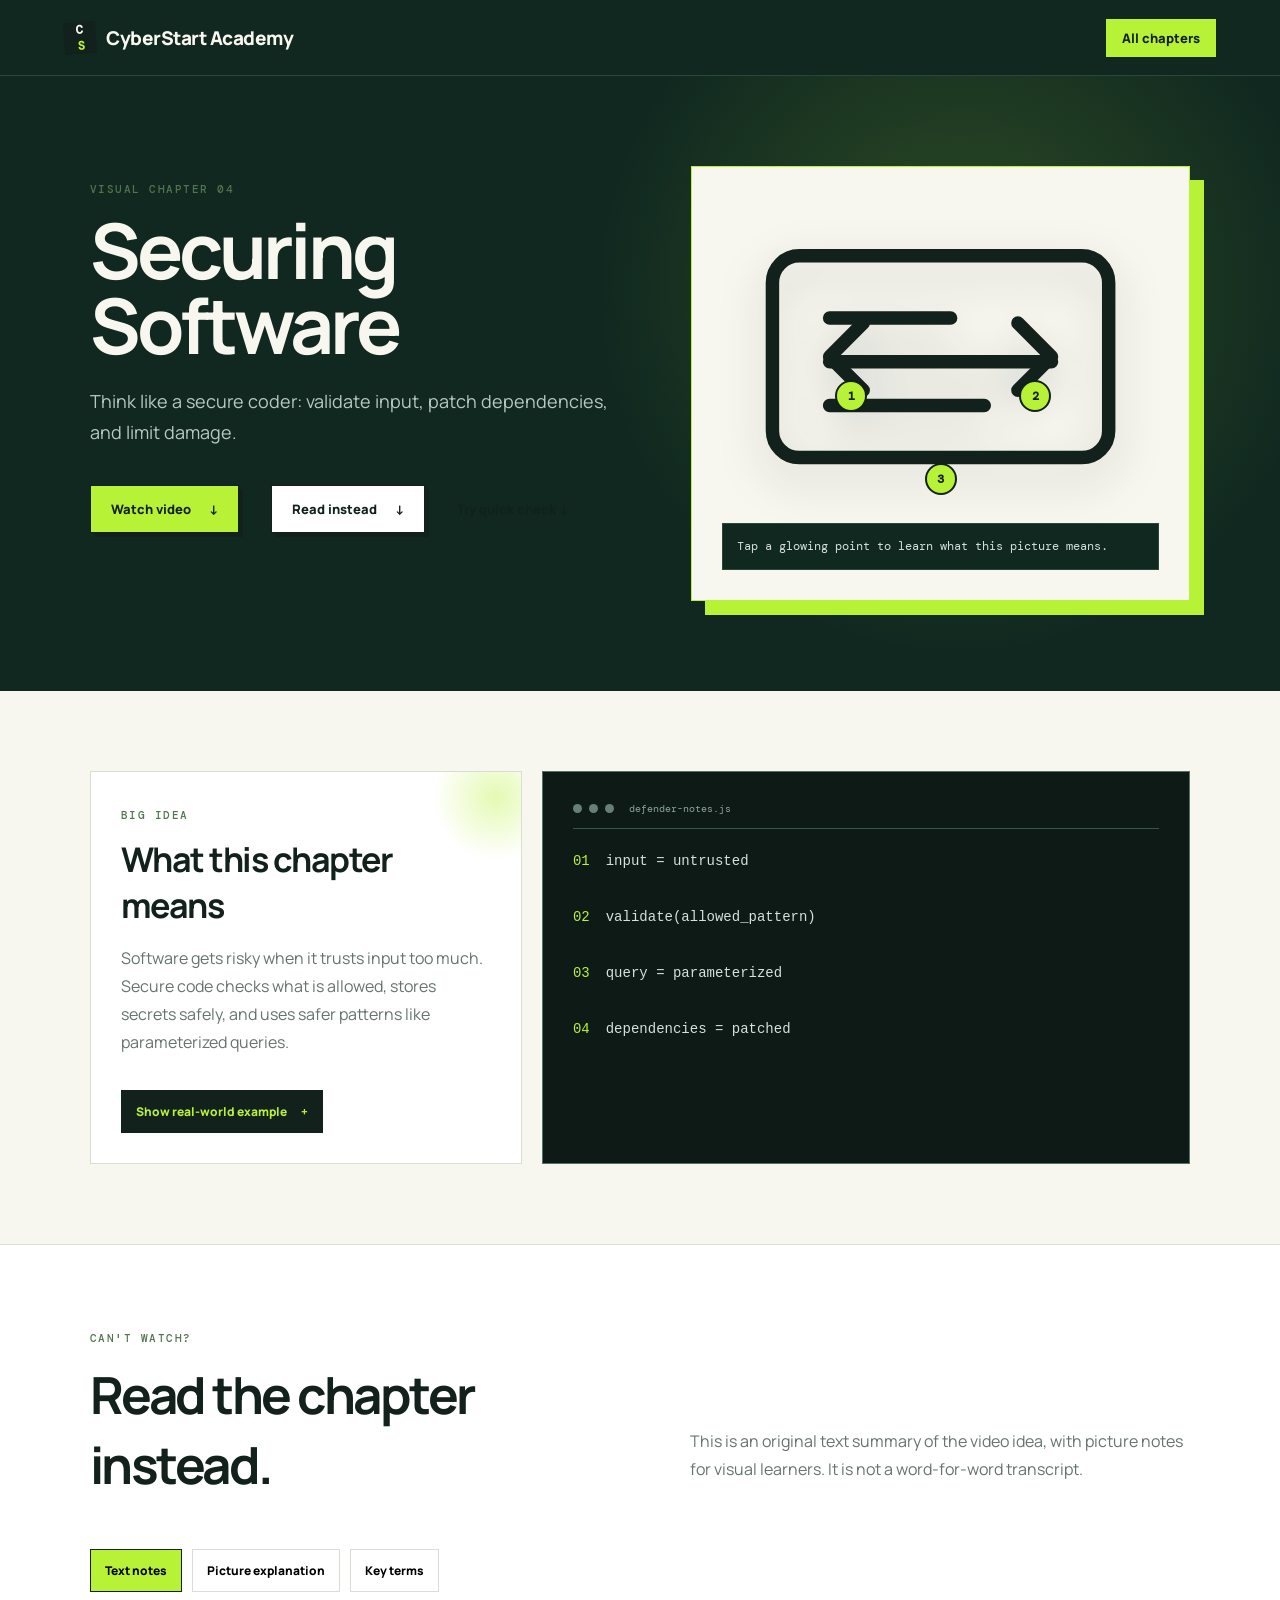
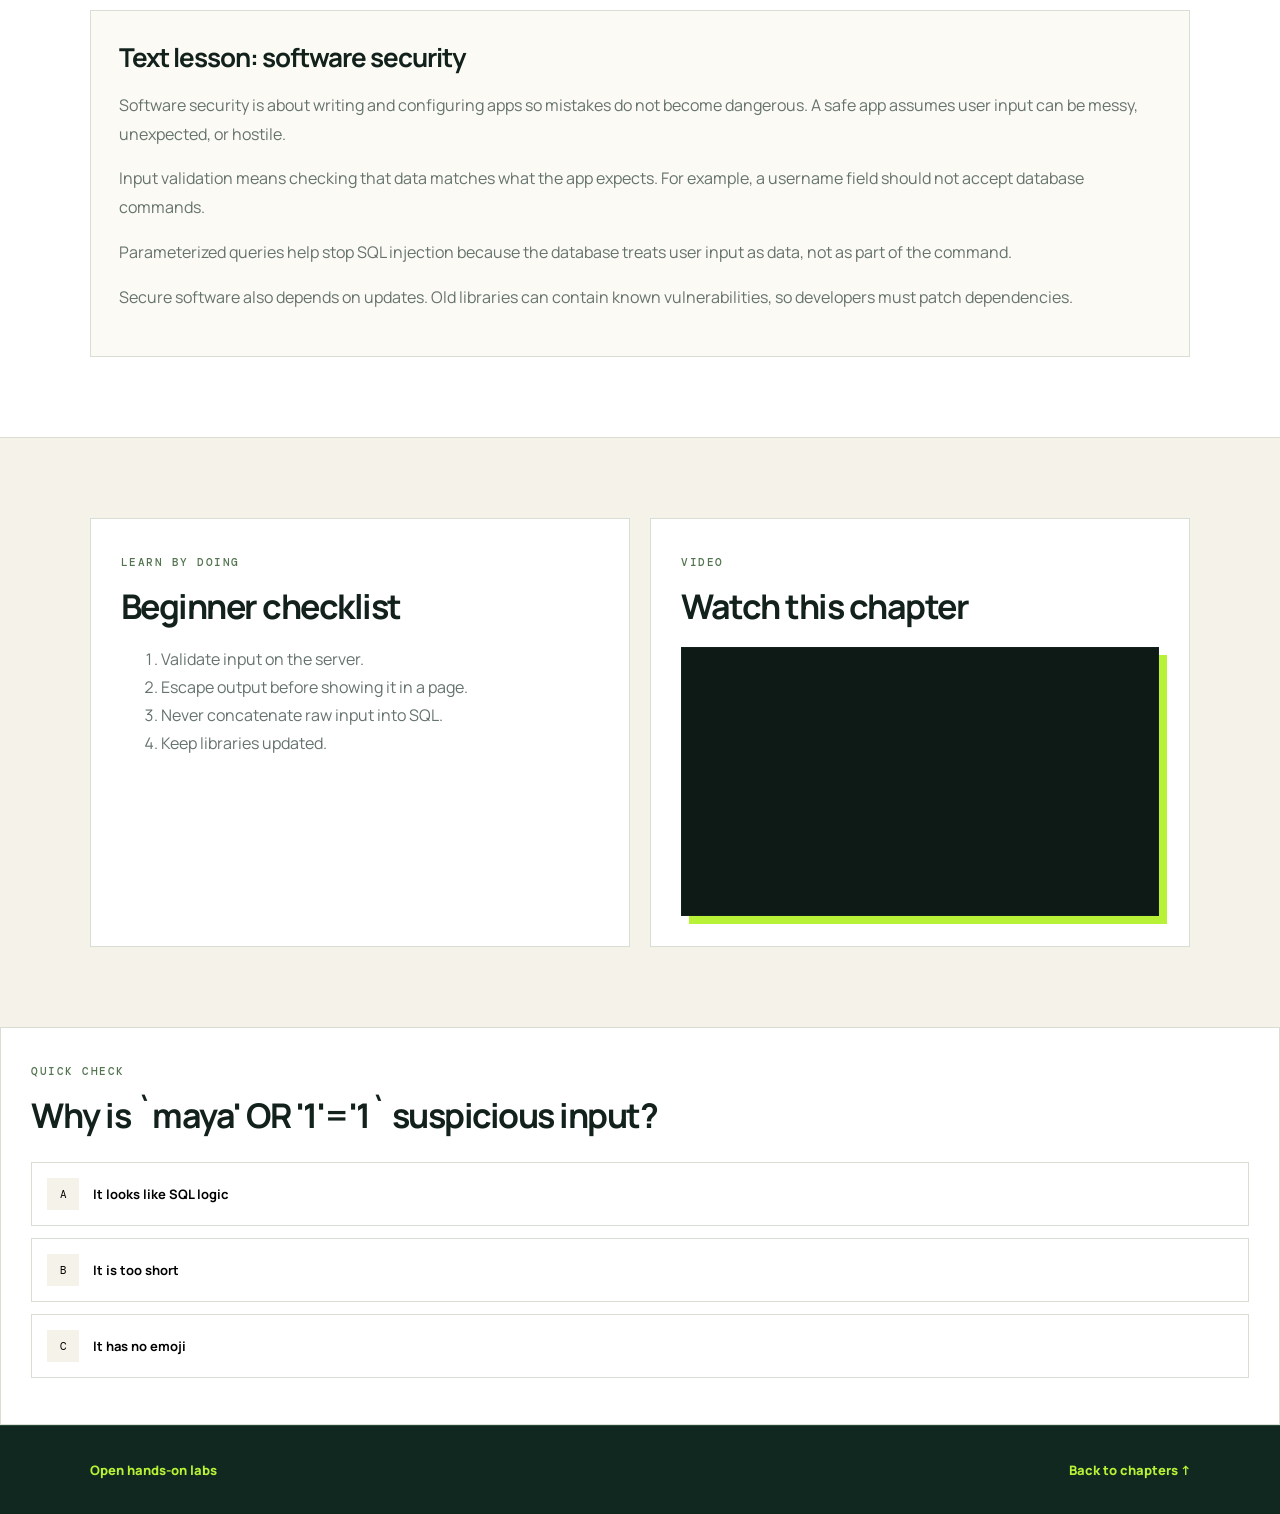
<file: pages/software.html>
<!doctype html><html lang="en"><head><meta charset="UTF-8"><meta name="viewport" content="width=device-width, initial-scale=1.0"><title>Securing Software — CyberStart Academy</title><link rel="preconnect" href="https://fonts.googleapis.com"><link rel="preconnect" href="https://fonts.gstatic.com" crossorigin><link href="https://fonts.googleapis.com/css2?family=DM+Mono:wght@400;500&family=Manrope:wght@400;600;700;800&display=swap" rel="stylesheet"><link rel="stylesheet" href="../styles.css"></head><body class="lesson-page" data-chapter="software"><main id="lessonApp"></main><script src="../chapter-page.js?v=1"></script></body></html>
</file>
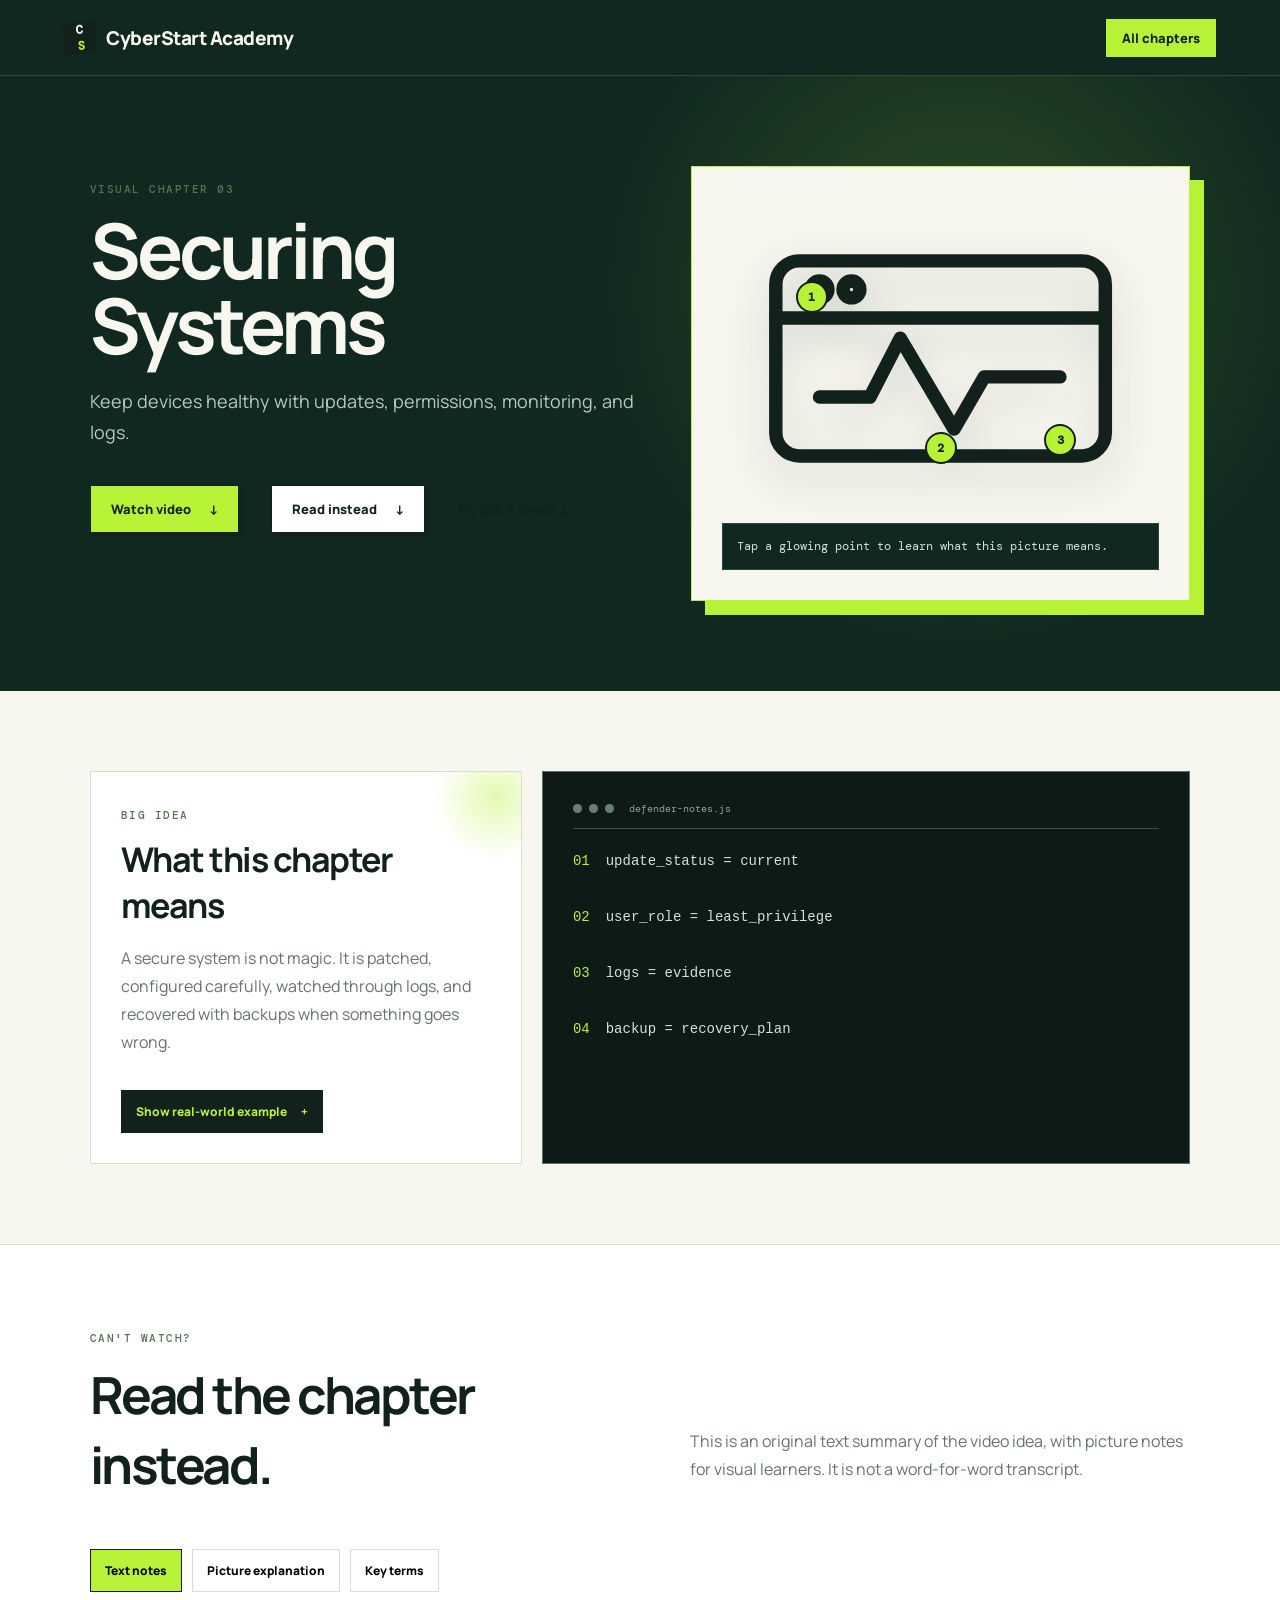
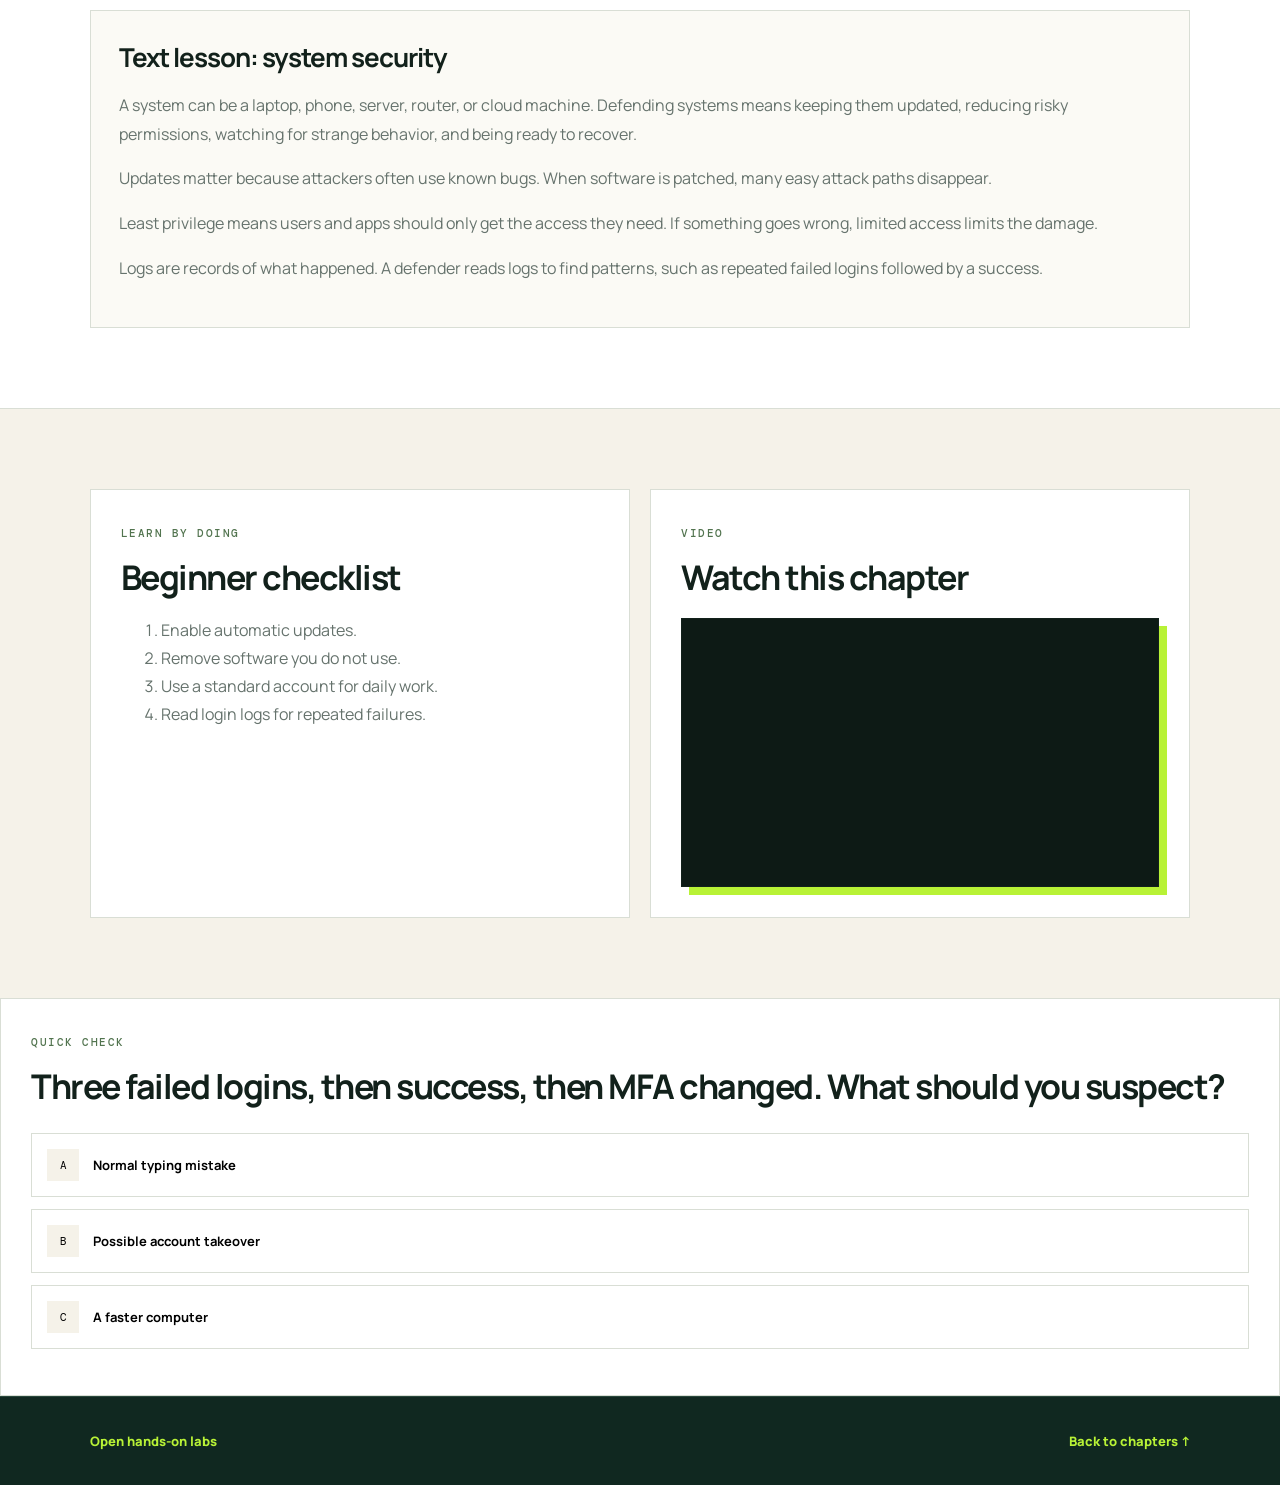
<file: pages/systems.html>
<!doctype html><html lang="en"><head><meta charset="UTF-8"><meta name="viewport" content="width=device-width, initial-scale=1.0"><title>Securing Systems — CyberStart Academy</title><link rel="preconnect" href="https://fonts.googleapis.com"><link rel="preconnect" href="https://fonts.gstatic.com" crossorigin><link href="https://fonts.googleapis.com/css2?family=DM+Mono:wght@400;500&family=Manrope:wght@400;600;700;800&display=swap" rel="stylesheet"><link rel="stylesheet" href="../styles.css"></head><body class="lesson-page" data-chapter="systems"><main id="lessonApp"></main><script src="../chapter-page.js?v=1"></script></body></html>
</file>
<file: styles.css>
:root{--ink:#12211b;--muted:#66736d;--cream:#f5f2e9;--paper:#fbfaf5;--green:#b8f236;--deep:#153d31;--line:#d9ded5;--orange:#ff6c35;--mono:'DM Mono',monospace;--sans:'Manrope',sans-serif}
*{box-sizing:border-box}html{scroll-behavior:smooth}body{margin:0;background:var(--paper);color:var(--ink);font-family:var(--sans);font-size:16px}.topbar{height:76px;padding:0 max(5vw,32px);display:flex;align-items:center;justify-content:space-between;border-bottom:1px solid var(--line);position:sticky;top:0;background:rgba(251,250,245,.94);backdrop-filter:blur(14px);z-index:10}.brand{display:flex;align-items:center;gap:10px;color:var(--ink);text-decoration:none;font-weight:800;font-size:19px;letter-spacing:-.5px}.brand-mark{display:grid;place-items:center;width:32px;height:32px;background:var(--ink);color:var(--paper);font-family:var(--mono);font-size:12px;transform:rotate(-4deg)}.brand-mark span{color:var(--green)}nav{display:flex;gap:30px}nav a,.topbar a,footer a{color:var(--ink);text-decoration:none;font-size:13px;font-weight:700}.button{display:inline-flex;align-items:center;justify-content:center;gap:18px;background:var(--green);color:var(--ink);padding:14px 20px;text-decoration:none;font-size:13px;font-weight:800;border:1px solid var(--ink);box-shadow:4px 4px 0 var(--ink);transition:.2s;cursor:pointer}.button:hover{transform:translate(-2px,-2px);box-shadow:6px 6px 0 var(--ink)}.button-small{padding:10px 16px;box-shadow:none;border:none}.hero{min-height:640px;padding:90px max(7vw,48px) 80px;display:grid;grid-template-columns:1.05fr .95fr;gap:50px;align-items:center;overflow:hidden}.hero-copy{max-width:680px}.eyebrow,.kicker{font-family:var(--mono);font-size:11px;font-weight:500;letter-spacing:1.5px}.eyebrow{display:flex;align-items:center;gap:10px;margin-bottom:24px}.eyebrow i{width:9px;height:9px;background:var(--green);border-radius:50%;box-shadow:0 0 0 5px #e9f8c8}.hero h1{font-size:clamp(48px,6vw,82px);line-height:.98;letter-spacing:-4px;margin:0 0 28px;max-width:760px}.hero p{font-size:18px;line-height:1.7;color:var(--muted);max-width:590px}.hero-actions{display:flex;align-items:center;gap:32px;margin:38px 0 58px}.text-link{color:var(--ink);font-weight:800;font-size:13px;text-decoration:none}.trust-row{display:flex;gap:44px}.trust-row div{display:flex;flex-direction:column;border-left:1px solid var(--line);padding-left:15px}.trust-row strong{font-family:var(--mono);font-size:21px}.trust-row span{font-size:11px;color:var(--muted);margin-top:3px}.hero-visual{height:500px;position:relative;display:grid;place-items:center;background:radial-gradient(circle,#e7f9bb 0,#f4f5e9 42%,transparent 70%)}.dashboard-card{background:white;border:1px solid var(--ink);box-shadow:12px 12px 0 var(--ink);padding:34px;width:min(420px,90%)}.dashboard-card h2{font-size:34px;letter-spacing:-1.5px;margin:12px 0}.dashboard-card p{font-size:14px}.dashboard-card small{font:10px var(--mono);color:var(--muted)}.meter{height:9px;background:#e5eadf;margin:26px 0 12px}.meter i{display:block;width:72%;height:100%;background:var(--green)}.float-card{position:absolute;background:white;border:1px solid var(--ink);box-shadow:5px 5px 0 var(--ink);padding:13px 15px;z-index:2}.card-threat{left:8px;top:90px;display:flex;align-items:center;gap:10px}.status-dot{width:10px;height:10px;background:var(--green);border-radius:50%}.float-card small{font:9px var(--mono);color:var(--muted);display:block}.float-card strong{font:12px var(--mono);color:var(--deep)}.card-scan{right:8px;bottom:80px;width:180px}.card-scan span{font-size:10px}.scan-line{height:4px;background:#e8ece6;margin:10px 0}.scan-line i{display:block;width:100%;height:100%;background:var(--green)}
.roadmap,.chapters,.real-labs,.rules{padding:90px max(7vw,48px)}.roadmap{background:var(--cream);border-block:1px solid var(--line)}.section-heading{display:flex;align-items:end;justify-content:space-between;gap:40px;margin-bottom:50px}.section-heading h2,.rules h2{font-size:clamp(34px,4vw,54px);letter-spacing:-2.5px;margin:12px 0 0}.section-heading>p{max-width:500px;color:var(--muted);line-height:1.7}.kicker{color:#52744f}.roadmap-steps{display:grid;grid-template-columns:repeat(4,1fr);gap:22px}.roadmap-steps article{background:#fff;border:1px solid var(--line);padding:24px}.step-num{font:10px var(--mono);color:var(--muted)}.step-icon{width:56px;height:56px;background:var(--ink);color:var(--green);display:grid;place-items:center;font:10px var(--mono);margin:25px 0 20px}.roadmap-steps h3{font-size:18px;margin:0 0 10px}.roadmap-steps p{color:var(--muted);font-size:13px;line-height:1.6}.overall-progress{font:11px var(--mono);color:var(--muted);text-align:right}.overall-progress>div{width:190px;height:6px;background:#e2e6df;margin-top:10px}.overall-progress i{display:block;width:0;height:100%;background:var(--green);transition:.4s}.chapter-grid{display:grid;grid-template-columns:repeat(3,1fr);gap:18px}.chapter-card{border:1px solid var(--line);padding:26px;background:#fff;min-height:280px;display:flex;flex-direction:column;transition:.2s}.chapter-card:hover{border-color:var(--ink);transform:translateY(-4px)}.chapter-top{display:flex;justify-content:space-between;align-items:center}.chapter-top span{width:54px;height:54px;background:var(--ink);color:var(--green);display:grid;place-items:center;font:13px var(--mono)}.chapter-top b{width:24px;height:24px;border:1px solid var(--line);border-radius:50%;display:grid;place-items:center}.chapter-card.done .chapter-top b{background:var(--green);border-color:var(--ink)}.chapter-card small{font:9px var(--mono);letter-spacing:1px;color:var(--muted);margin-top:24px}.chapter-card h3{font-size:22px;letter-spacing:-.6px;margin:18px 0 9px}.chapter-card p{font-size:13px;line-height:1.6;color:var(--muted);margin:0 0 24px}.chapter-card button{margin-top:auto;border:0;background:none;padding:0;text-align:left;font:800 12px var(--sans);cursor:pointer}.chapter-card button span{float:right}
.watch-section{padding:100px max(7vw,48px);background:#112c24;color:#f7f6ef}.kicker.light{color:var(--green)}.watch-heading h2{color:#f7f6ef}.watch-progress{display:flex;flex-direction:column;gap:7px;max-width:330px}.watch-progress strong{font:12px var(--mono);color:var(--green)}.watch-progress span{font-size:12px;line-height:1.6;color:#9db1a8}.video-layout{display:grid;grid-template-columns:minmax(0,1.6fr) minmax(290px,.7fr);gap:24px}.video-frame{position:relative;aspect-ratio:16/9;background:#080d0b;border:1px solid #547067;box-shadow:9px 9px 0 var(--green)}.video-frame iframe{position:absolute;inset:0;width:100%;height:100%;border:0}.now-playing{display:flex;align-items:flex-start;justify-content:space-between;gap:30px;padding:30px 0}.now-playing span{font:9px var(--mono);letter-spacing:1px;color:var(--green)}.now-playing h3{font-size:23px;letter-spacing:-.7px;margin:8px 0}.now-playing p{font-size:13px;line-height:1.65;color:#9db1a8;max-width:650px;margin:0}.now-playing a{flex:none;color:var(--green);font-size:11px;font-weight:800;text-decoration:none;margin-top:28px}.video-playlist{display:flex;flex-direction:column;gap:10px}.video-item{display:grid;grid-template-columns:62px 1fr 27px;align-items:center;gap:13px;background:#18382e;color:#f7f6ef;border:1px solid #35554a;padding:14px;transition:.2s}.video-item:hover,.video-item.active{border-color:var(--green);background:#20483a}.video-number,.video-info{border:0;cursor:pointer}.video-number{width:52px;height:48px;background:#0c211b;color:var(--green);display:grid;place-items:center;font:11px var(--mono)}.video-info{background:transparent;color:inherit;padding:0;text-align:left}.video-item small{display:block;font:8px var(--mono);color:#83a095;letter-spacing:.7px}.video-item strong{display:block;font-size:12px;line-height:1.35;margin-top:5px}.watched-check{width:25px;height:25px;border:1px solid #5b766b;border-radius:50%;display:grid;place-items:center;font-size:11px}.video-item.watched .watched-check{background:var(--green);color:var(--ink);border-color:var(--green)}.mark-watched{grid-column:2/4;justify-self:start;background:none;border:0;color:#9db1a8;font:9px var(--mono);padding:0;cursor:pointer}
.real-labs{background:var(--paper)}.lab-tabs{display:flex;gap:10px;flex-wrap:wrap;margin-bottom:18px}.lab-tabs button{border:1px solid var(--line);background:#fff;padding:12px 14px;font:800 12px var(--sans);cursor:pointer}.lab-tabs button.active{background:var(--green);border-color:var(--ink)}.lab-workbench{display:grid;grid-template-columns:1fr 320px;gap:22px}.lab-panel,.lab-notebook{background:#fff;border:1px solid var(--line);padding:28px}.lab-panel h3,.lab-notebook h3{font-size:25px;letter-spacing:-1px;margin:10px 0}.lab-panel p,.lab-notebook p{color:var(--muted);line-height:1.65}.field-label{display:block;font:10px var(--mono);color:var(--muted);margin:20px 0 8px}.lab-input{width:100%;border:1px solid var(--line);padding:14px;font:15px var(--mono);background:#fbfaf5}.lab-action{margin-top:16px}.result-box{border:1px solid var(--line);background:var(--cream);padding:16px;margin-top:18px;font-size:13px;line-height:1.6}.result-box ul{margin:8px 0 0}.email-card{border:1px solid var(--line);padding:18px;background:#fbfaf5}.email-card p{margin:8px 0}.email-card code,.lab-copy code{background:#e9eee5;padding:2px 5px;font-family:var(--mono)}.checklist{display:grid;gap:10px;margin-top:16px}.checklist label{font-size:13px}.code-sample{white-space:pre-wrap;background:#101b16;color:#d6e0dc;border:1px solid #344a42;padding:18px;font:12px/1.7 var(--mono);overflow:auto}.lab-score{border-top:1px solid var(--line);margin-top:24px;padding-top:20px;display:flex;justify-content:space-between;align-items:center}.lab-score span{font:10px var(--mono);color:var(--muted)}.lab-score strong{font:20px var(--mono)}
.terminal-section{background:var(--deep);color:#f6f5ec;padding:100px max(7vw,48px);display:grid;grid-template-columns:.85fr 1.15fr;gap:8vw;align-items:center}.lab-copy h2{font-size:clamp(38px,4.5vw,62px);letter-spacing:-3px;line-height:1.05;margin:14px 0 26px}.lab-copy p{color:#b8c8c1;line-height:1.7}.terminal{border:1px solid #688078;background:#0e1915;box-shadow:14px 14px 0 #0b3025}.terminal-head{height:46px;border-bottom:1px solid #344a42;padding:0 14px;display:flex;align-items:center;justify-content:space-between;font:9px var(--mono);color:#8ea198}.terminal-head>span{display:flex;gap:5px}.terminal-head i{width:8px;height:8px;background:#61736c;border-radius:50%}.terminal-head em{font-style:normal;color:var(--green);border:1px solid #52715f;padding:4px 6px}.terminal-body{padding:20px;height:260px;overflow-y:auto;font:12px/1.65 var(--mono);color:#d6e0dc}.terminal-body p{margin:2px 0}.terminal-body .muted{color:#84978f}.terminal-body .success{color:var(--green)}.terminal-body .warn{color:#ffb067}.terminal form{border-top:1px solid #344a42;display:flex;align-items:center;padding:12px 16px;font:12px var(--mono)}.terminal label{color:var(--green);white-space:nowrap}.terminal input{flex:1;background:transparent;border:0;outline:0;color:white;font:12px var(--mono);padding:8px}.terminal button{font:10px var(--mono);background:var(--green);border:0;padding:7px 11px;cursor:pointer}
.rules{display:grid;grid-template-columns:1fr 1fr;gap:10vw;background:var(--cream)}.rules>div>p{color:var(--muted);line-height:1.7;max-width:500px}.rule-list p{display:flex;gap:24px;padding:20px 0;border-bottom:1px solid var(--line);margin:0}.rule-list b{font:11px var(--mono);color:#65905d}.rule-list span{display:flex;flex-direction:column;font-size:13px;color:var(--muted);gap:4px}.rule-list strong{color:var(--ink);font-size:15px}footer{padding:35px max(5vw,32px);border-top:1px solid var(--line);display:flex;align-items:center;justify-content:space-between}footer p,footer a{font-size:11px;color:var(--muted)}dialog{width:min(760px,calc(100% - 32px));border:1px solid var(--ink);box-shadow:10px 10px 0 var(--ink);padding:0;background:var(--paper)}dialog::backdrop{background:rgba(18,33,27,.7);backdrop-filter:blur(4px)}.dialog-close{position:absolute;right:17px;top:14px;background:none;border:0;font-size:28px;cursor:pointer}.lesson-content{padding:45px}.lesson-content .lesson-count{font:10px var(--mono);color:#5d7659}.lesson-content h2{font-size:36px;letter-spacing:-1.5px;margin:12px 0}.lesson-content h3{margin-top:24px}.lesson-content p,.lesson-content li{line-height:1.75;color:var(--muted)}.lesson-content .concept{background:#eef5e0;border-left:4px solid var(--green);padding:16px;margin:24px 0;color:var(--ink)}.lesson-content button{border:1px solid var(--ink);background:var(--green);padding:13px 18px;font-weight:800;cursor:pointer}
@media(max-width:900px){nav{display:none}.hero{grid-template-columns:1fr;padding-top:60px}.hero-visual{height:420px}.roadmap-steps{grid-template-columns:repeat(2,1fr)}.chapter-grid{grid-template-columns:repeat(2,1fr)}.video-layout,.lab-workbench,.terminal-section,.rules{grid-template-columns:1fr}.terminal-wrap{margin-top:30px}}
@media(max-width:600px){.topbar{height:64px;padding:0 18px}.topbar>.button{display:none}.hero,.roadmap,.chapters,.watch-section,.real-labs,.terminal-section,.rules{padding:60px 22px}.hero h1{font-size:48px;letter-spacing:-3px}.hero-actions{align-items:flex-start;flex-direction:column}.trust-row{gap:18px}.hero-visual{height:340px}.float-card{display:none}.roadmap-steps,.chapter-grid{grid-template-columns:1fr}.section-heading{align-items:flex-start;flex-direction:column;margin-bottom:34px}.overall-progress{text-align:left}.now-playing{flex-direction:column;gap:5px}.now-playing a{margin-top:8px}footer{gap:25px;align-items:flex-start;flex-direction:column}.terminal form{flex-wrap:wrap}.terminal label{width:100%}.terminal input{padding-left:0}}

.chapter-actions{margin-top:auto;display:grid;gap:10px}.chapter-actions a,.chapter-actions button{border:0;background:none;padding:0;text-align:left;font:800 12px var(--sans);cursor:pointer;color:var(--ink);text-decoration:none}.chapter-actions a{display:flex;justify-content:space-between}.chapter-actions button{color:#6a776f}.coder-section{padding:90px max(7vw,48px);background:linear-gradient(135deg,#0f251e,#173d31);color:#f7f6ef}.coder-section .section-heading h2{color:#f7f6ef}.coder-section .section-heading p{color:#a9bdb4}.coder-preview{display:grid;grid-template-columns:repeat(3,1fr);gap:18px}.coder-preview article{border:1px solid #35554a;background:#16372d;padding:24px;min-height:330px}.preview-screen{height:155px;border:1px solid #557268;background:#0d1a15;margin:18px 0;padding:14px;position:relative}.preview-screen i{display:inline-block;width:9px;height:9px;border-radius:50%;background:#668078;margin-right:5px}.preview-screen svg{display:block;width:150px;margin:18px auto 0;fill:none;stroke:var(--green);stroke-width:7;stroke-linecap:round;stroke-linejoin:round}.coder-preview h3{font-size:20px;margin:18px 0 8px}.coder-preview p{font-size:13px;line-height:1.65;color:#a9bdb4}.coder-preview pre{background:#0d1a15;border:1px solid #557268;color:#d6e0dc;margin:18px 0;padding:18px;font:12px/1.9 var(--mono);overflow:auto}.coder-preview code{display:block}.coder-preview em{color:var(--green);font-style:normal;margin-right:14px}.mini-choice{display:flex;align-items:center;gap:12px;border:1px solid #557268;padding:14px;margin:16px 0;color:#a9bdb4}.mini-choice b{display:grid;place-items:center;width:32px;height:32px;background:#0d1a15;color:var(--green);font:12px var(--mono)}.mini-choice.good{border-color:var(--green);background:#1f4638;color:#fff}

.lesson-page{background:#0f211b;color:#f7f6ef}.lesson-topbar{height:76px;padding:0 max(5vw,32px);display:flex;align-items:center;justify-content:space-between;border-bottom:1px solid #29483c;background:#102820}.lesson-topbar .brand{color:#f7f6ef}.chapter-hero{min-height:520px;padding:90px max(7vw,48px);display:grid;grid-template-columns:1.05fr .95fr;gap:50px;align-items:center;background:radial-gradient(circle at 75% 35%,rgba(184,242,54,.18),transparent 35%),#102820}.chapter-hero h1{font-size:clamp(48px,6vw,84px);line-height:.98;letter-spacing:-4px;margin:14px 0 24px}.chapter-hero p{font-size:18px;line-height:1.7;color:#b9c8c1;max-width:640px}.lesson-picture{background:#f7f6ef;border:1px solid var(--green);box-shadow:14px 14px 0 var(--green);padding:30px}.lesson-picture svg{width:100%;height:auto;fill:none;stroke:#12211b;stroke-width:8;stroke-linecap:round;stroke-linejoin:round}.visual-classroom,.lesson-grid,.interactive-lesson{padding:80px max(7vw,48px)}.visual-classroom{display:grid;grid-template-columns:.8fr 1.2fr;gap:20px;background:#f7f6ef;color:var(--ink)}.picture-card,.code-lesson,.lesson-grid article,.interactive-lesson{border:1px solid var(--line);background:white;padding:30px}.picture-card h2,.lesson-grid h2,.interactive-lesson h2{font-size:34px;letter-spacing:-1.5px;margin:12px 0}.picture-card p,.lesson-grid li{line-height:1.75;color:var(--muted)}.code-lesson{background:#0d1a15;color:#d6e0dc;border-color:#557268}.code-title{display:flex;align-items:center;gap:7px;border-bottom:1px solid #35554a;padding-bottom:13px;margin-bottom:18px}.code-title span{width:9px;height:9px;background:#668078;border-radius:50%}.code-title b{margin-left:8px;color:#8fa59b;font:10px var(--mono)}.code-lesson pre{margin:0;font:14px/2 var(--mono);white-space:pre-wrap}.code-lesson code{display:block}.code-lesson em{font-style:normal;color:var(--green);margin-right:16px}.lesson-grid{display:grid;grid-template-columns:1fr 1fr;gap:20px;background:var(--cream);color:var(--ink)}.mini-video{position:relative;aspect-ratio:16/9;background:#0d1a15;border:1px solid var(--ink);box-shadow:8px 8px 0 var(--green);margin-top:18px}.mini-video iframe{position:absolute;inset:0;width:100%;height:100%;border:0}.interactive-lesson{background:#fff;color:var(--ink);margin:0}.choice-grid{display:grid;gap:12px;margin-top:24px}.choice-grid button{display:flex;align-items:center;gap:14px;border:1px solid var(--line);background:white;padding:15px;text-align:left;font:700 13px var(--sans);cursor:pointer}.choice-grid button span{display:grid;place-items:center;width:32px;height:32px;background:var(--cream);font:11px var(--mono)}.choice-grid button.correct{border-color:#68a529;background:#f3fbe5}.choice-grid button.wrong{border-color:#dc724d;background:#fff3ee}.interactive-lesson p{line-height:1.7;color:var(--muted)}.lesson-footer{display:flex;justify-content:space-between;padding:35px max(7vw,48px);border-top:1px solid #29483c;background:#102820}.lesson-footer a{color:var(--green);text-decoration:none;font-weight:800;font-size:13px}
@media(max-width:900px){.coder-preview,.chapter-hero,.visual-classroom,.lesson-grid{grid-template-columns:1fr}.lesson-picture{max-width:520px}.lesson-topbar{padding:0 22px}}
@media(max-width:600px){.coder-section,.chapter-hero,.visual-classroom,.lesson-grid,.interactive-lesson{padding:55px 22px}.chapter-hero h1{font-size:48px;letter-spacing:-3px}.lesson-footer{gap:18px;flex-direction:column;padding:30px 22px}}

.accessible-study{padding:80px max(7vw,48px);background:#fff;color:var(--ink);border-block:1px solid var(--line)}.accessible-study .section-heading p{color:var(--muted)}.study-tabs{display:flex;gap:10px;flex-wrap:wrap;margin-bottom:18px}.study-tabs button{border:1px solid var(--line);background:#fff;padding:12px 14px;font:800 12px var(--sans);cursor:pointer}.study-tabs button.active{background:var(--green);border-color:var(--ink)}.study-panel{display:none;border:1px solid var(--line);background:var(--paper);padding:28px}.study-panel.active{display:block}.study-panel h3{font-size:26px;letter-spacing:-1px;margin:0 0 16px}.study-panel p,.study-panel li{line-height:1.8;color:var(--muted)}.picture-explain{display:grid;grid-template-columns:310px 1fr;gap:28px;align-items:center}.small-picture{box-shadow:8px 8px 0 var(--green);padding:20px}.term-cloud{display:flex;gap:10px;flex-wrap:wrap}.term-cloud span{background:#102820;color:var(--green);border:1px solid #29483c;padding:10px 12px;font:11px var(--mono)}.term-note{margin-top:18px}.hero-actions .read-link{background:#fff}
@media(max-width:900px){.picture-explain{grid-template-columns:1fr}.small-picture{max-width:340px}}
@media(max-width:600px){.accessible-study{padding:55px 22px}.study-panel{padding:22px}}

.lesson-picture,.picture-card{position:relative;overflow:hidden;transition:transform .25s ease,box-shadow .25s ease}.lesson-picture:hover,.picture-card:hover{transform:translateY(-6px)}.interactive-picture{isolation:isolate}.interactive-picture svg{position:relative;z-index:1;filter:drop-shadow(0 16px 22px rgba(18,33,27,.18));transition:transform .35s ease}.interactive-picture:hover svg{transform:scale(1.025) rotate(-1deg)}.scan-beam{position:absolute;inset:18px;background:linear-gradient(100deg,transparent 0 38%,rgba(184,242,54,.2) 48%,transparent 58%);transform:translateX(-120%);animation:scanBeam 3.8s ease-in-out infinite;z-index:2;pointer-events:none}.hotspot{position:absolute;z-index:4;transform:translate(-50%,-50%);border:0;background:transparent;color:var(--ink);cursor:pointer;padding:0}.hotspot span{display:grid;place-items:center;width:32px;height:32px;border-radius:50%;background:var(--green);border:2px solid var(--ink);box-shadow:0 0 0 0 rgba(184,242,54,.75);font:800 12px var(--mono);animation:pulseDot 1.8s infinite}.hotspot b{position:absolute;left:50%;top:38px;transform:translateX(-50%) translateY(6px);opacity:0;white-space:nowrap;background:#102820;color:var(--green);border:1px solid #29483c;padding:7px 9px;font:10px var(--mono);transition:.2s;pointer-events:none}.hotspot:hover b,.hotspot.active b{opacity:1;transform:translateX(-50%) translateY(0)}.hotspot.active span{background:#fff;color:var(--ink);box-shadow:0 0 0 7px rgba(184,242,54,.35)}.hotspot-readout{position:relative;z-index:3;margin:18px 0 0!important;background:#102820;color:#d6e0dc!important;border:1px solid #29483c;padding:13px 14px;font:12px/1.6 var(--mono)!important}.small-picture .hotspot span{width:24px;height:24px;font-size:10px}.small-picture .hotspot b,.small-picture .hotspot-readout{display:none}.reveal-example{margin-top:18px;border:1px solid var(--ink);background:var(--ink);color:var(--green);padding:12px 14px;font:800 12px var(--sans);cursor:pointer;display:inline-flex;align-items:center;gap:14px;transition:.2s}.reveal-example:hover,.reveal-example.active{background:var(--green);color:var(--ink);transform:translate(-2px,-2px);box-shadow:4px 4px 0 var(--ink)}.example-note{margin-top:16px!important;padding:16px;background:#eef5e0;border-left:4px solid var(--green);color:var(--ink)!important;animation:popIn .25s ease}.picture-card:before{content:"";position:absolute;right:-40px;top:-40px;width:130px;height:130px;border-radius:50%;background:radial-gradient(circle,rgba(184,242,54,.38),transparent 68%);transition:.25s}.picture-card:hover:before{transform:scale(1.2)}@keyframes pulseDot{0%{box-shadow:0 0 0 0 rgba(184,242,54,.7)}70%{box-shadow:0 0 0 13px rgba(184,242,54,0)}100%{box-shadow:0 0 0 0 rgba(184,242,54,0)}}@keyframes scanBeam{0%,35%{transform:translateX(-120%)}70%,100%{transform:translateX(120%)}}@keyframes popIn{from{opacity:0;transform:translateY(8px)}to{opacity:1;transform:translateY(0)}}@media(max-width:600px){.hotspot b{display:none}.hotspot span{width:28px;height:28px}.hotspot-readout{font-size:11px!important}}
</file>
